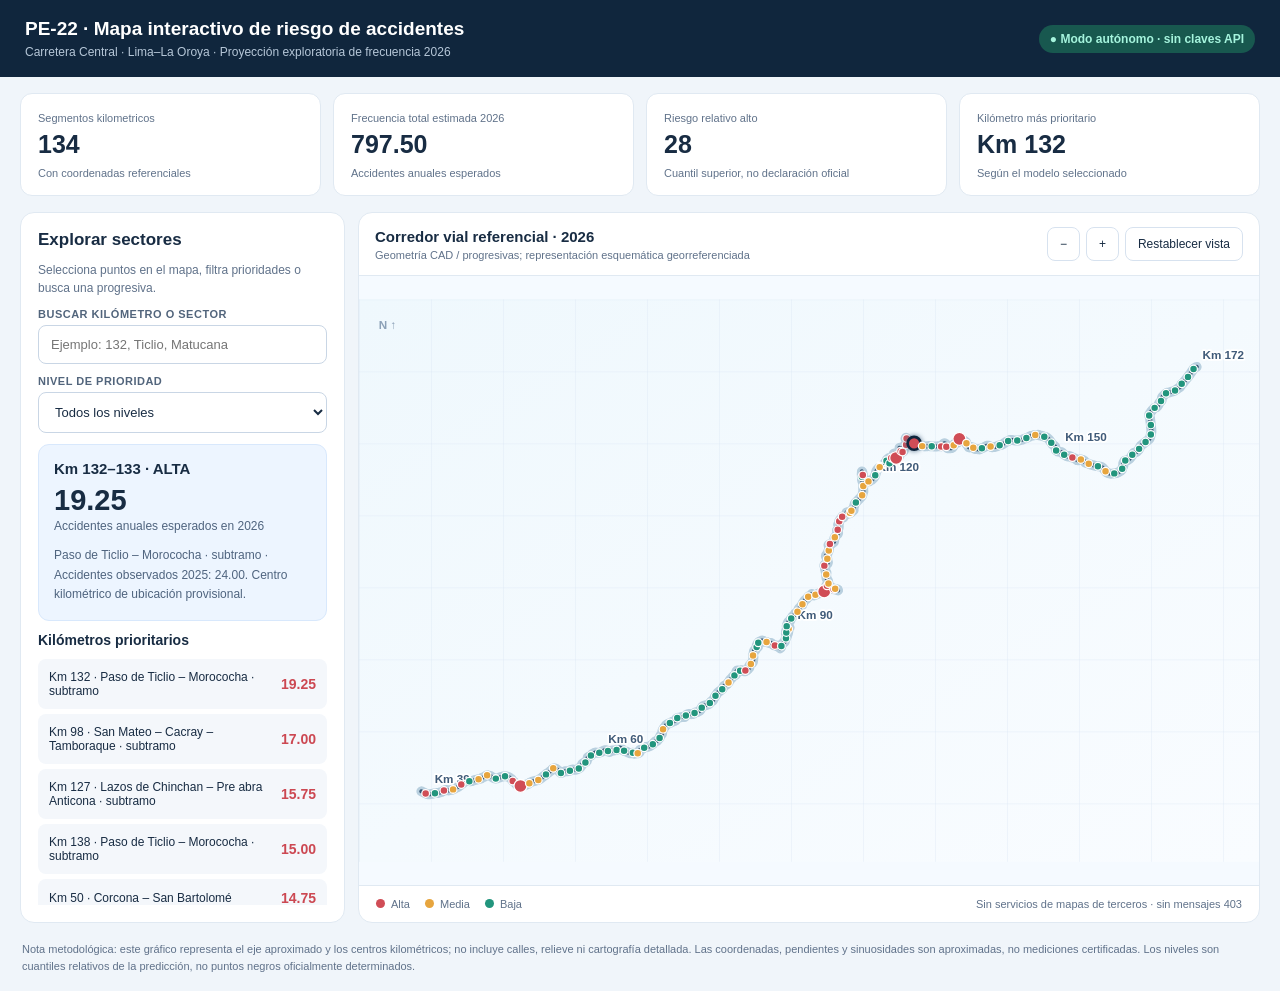
<file: public/resultados/mapa_interactivo_2026.html>
<!DOCTYPE html>
<html lang="es">
<head>
<meta charset="utf-8"><meta name="viewport" content="width=device-width,initial-scale=1">
<title>Mapa de riesgo vial 2026 | Carretera Central PE-22</title>
<style>
:root{--navy:#10263d;--blue:#2166b1;--ink:#182c43;--muted:#60728a;--paper:#f0f5fa;--line:#e0e9f2;--red:#d04d56;--amber:#e7a53e;--green:#22957d}
*{box-sizing:border-box}body{margin:0;font-family:Segoe UI,Arial,sans-serif;color:var(--ink);background:var(--paper)}
header{background:var(--navy);color:#fff;padding:18px 25px;display:flex;gap:16px;align-items:center;justify-content:space-between}
header h1{font-size:19px;margin:0;font-weight:740}header p{font-size:12px;color:#b6c7d8;margin:5px 0 0} .chip{padding:7px 11px;border-radius:18px;background:#18584f;color:#a5f4dd;font-weight:650;font-size:12px;white-space:nowrap}
.metrics{padding:16px 20px;display:grid;grid-template-columns:repeat(4,minmax(0,1fr));gap:12px}
.metric{border:1px solid var(--line);border-radius:12px;background:#fff;padding:14px 17px;min-height:78px}.metric b{display:block;font-size:25px;margin:4px 0}.metric small{font-size:11px;color:var(--muted)}
.layout{display:grid;grid-template-columns:325px minmax(0,1fr);gap:13px;padding:0 20px 18px}.side,.mapcard{background:white;border:1px solid var(--line);border-radius:14px;overflow:hidden}
.side{padding:17px;display:flex;flex-direction:column;gap:11px}.side h2{margin:0;font-size:17px}.side p{margin:0;color:var(--muted);font-size:12px;line-height:1.5}
label{display:block;font-size:11px;font-weight:bold;color:#52657c;margin-bottom:5px;text-transform:uppercase;letter-spacing:.5px}
input,select{width:100%;padding:11px 12px;border:1px solid #c9d6e5;border-radius:8px;background:#fff;color:var(--ink);font:inherit;font-size:13px}
button{font-family:inherit;font-size:12px;cursor:pointer;border:1px solid #d7e2ef;border-radius:8px;background:#fff;padding:9px 12px;color:var(--ink)}button:hover{background:#edf4fc}
.selected{border-radius:11px;padding:15px;background:#edf5ff;border:1px solid #d8e8fc}.selected h3{font-size:15px;margin:0 0 7px}.selected .big{font-size:29px;font-weight:800}.selected .meta{font-size:12px;color:#4f647f;line-height:1.65}
.ranks{overflow:auto;max-height:246px;display:flex;flex-direction:column;gap:5px}.rank{width:100%;text-align:left;display:flex;justify-content:space-between;align-items:center;gap:10px;padding:10px;border-radius:8px;background:#f4f7fb;border-color:transparent}.rank:hover{background:#e8f1fa}.rank span{font-size:12px}.rank strong{color:#cc4852;font-size:14px}.mapcard{display:flex;flex-direction:column;min-height:650px}.mapbar{display:flex;justify-content:space-between;align-items:center;gap:10px;padding:14px 16px;border-bottom:1px solid var(--line)}.mapbar h2{font-size:15px;margin:0}.mapbar small{display:block;font-size:11px;color:var(--muted);margin-top:4px}.buttons{display:flex;gap:6px;align-items:center}
.svgwrap{flex:1;position:relative;min-height:520px;background:#f5faff;overflow:hidden}svg{display:block;width:100%;height:100%;min-height:520px;touch-action:none;cursor:grab}svg.dragging{cursor:grabbing}
.gridline{stroke:#d9e6f3;stroke-width:.75}.axis-note{fill:#8ca1b7;font-size:13px;font-weight:600}.route-back{stroke:#b9d0df;stroke-width:11;stroke-linecap:round;stroke-linejoin:round;fill:none}.route{stroke:#355572;stroke-width:4.5;stroke-linecap:round;stroke-linejoin:round;fill:none}
.point{stroke:white;stroke-width:1.4;cursor:pointer;transition:stroke-width .1s}.point:hover,.point.active{stroke:#10263d;stroke-width:3;filter:drop-shadow(0 0 3px #59748f)}.risk-hi{fill:var(--red)}.risk-med{fill:var(--amber)}.risk-low{fill:var(--green)}.point.dim{opacity:.12}.km-label{fill:#405b79;paint-order:stroke;stroke:#fff;stroke-width:4;stroke-linejoin:round;font-size:13px;font-weight:700;pointer-events:none}
.mapfoot{padding:12px 17px;border-top:1px solid var(--line);display:flex;justify-content:space-between;gap:12px;align-items:center;flex-wrap:wrap;color:var(--muted);font-size:11px}.legend{display:flex;gap:15px;align-items:center;flex-wrap:wrap}.dot{display:inline-block;width:9px;height:9px;border-radius:50%;margin-right:6px}.note{padding:0 22px 17px;font-size:11px;color:var(--muted);line-height:1.5}
@media(max-width:960px){.metrics{grid-template-columns:repeat(2,1fr)}.layout{grid-template-columns:1fr}.mapcard{min-height:550px}.svgwrap,svg{min-height:460px}}@media(max-width:520px){.metrics{grid-template-columns:repeat(2,1fr);padding:10px}.layout{padding:0 10px 10px}header{padding:15px;align-items:flex-start}.chip{font-size:10px}.mapbar{flex-wrap:wrap}}
</style>
</head>
<body>
<header><div><h1>PE-22 · Mapa interactivo de riesgo de accidentes</h1><p>Carretera Central · Lima–La Oroya · Proyección exploratoria de frecuencia 2026</p></div><span class="chip">● Modo autónomo · sin claves API</span></header>
<section class="metrics"><div class="metric"><small>Segmentos kilometricos</small><b id="nseg">—</b><small>Con coordenadas referenciales</small></div><div class="metric"><small>Frecuencia total estimada 2026</small><b id="total">—</b><small>Accidentes anuales esperados</small></div><div class="metric"><small>Riesgo relativo alto</small><b id="high">—</b><small>Cuantil superior, no declaración oficial</small></div><div class="metric"><small>Kilómetro más prioritario</small><b id="firstkm">—</b><small>Según el modelo seleccionado</small></div></section>
<main class="layout"><aside class="side"><h2>Explorar sectores</h2><p>Selecciona puntos en el mapa, filtra prioridades o busca una progresiva.</p><div><label for="search">Buscar kilómetro o sector</label><input id="search" placeholder="Ejemplo: 132, Ticlio, Matucana" autocomplete="off"></div><div><label for="filter">Nivel de prioridad</label><select id="filter"><option value="TODOS">Todos los niveles</option><option value="ALTA">Alta (rojo)</option><option value="MEDIA">Media (ámbar)</option><option value="BAJA">Baja (verde)</option></select></div><div class="selected" id="details"><h3>Selecciona un punto</h3><div class="meta">El mapa incluye datos reales del procesamiento, pero su ubicación es aproximada y debe verificarse.</div></div><h2 style="font-size:14px">Kilómetros prioritarios</h2><div class="ranks" id="ranking"></div></aside>
<section class="mapcard"><div class="mapbar"><div><h2>Corredor vial referencial · 2026</h2><small>Geometría CAD / progresivas; representación esquemática georreferenciada</small></div><div class="buttons"><button type="button" id="zoomOut" title="Alejar">−</button><button type="button" id="zoomIn" title="Acercar">+</button><button type="button" id="reset">Restablecer vista</button></div></div>
<div class="svgwrap"><svg id="map" viewBox="0 0 1000 625" role="img" aria-label="Mapa vectorial del corredor con 134 puntos kilométricos por riesgo"><defs><linearGradient id="bg" x1="0" x2="1" y1="0" y2="1"><stop offset="0" stop-color="#eff8fd"/><stop offset="1" stop-color="#f9fcff"/></linearGradient><pattern id="grid" width="80" height="80" patternUnits="userSpaceOnUse"><path d="M 80 0 L 0 0 0 80" class="gridline" fill="none"/></pattern></defs><rect width="1000" height="625" fill="url(#bg)"/><rect width="1000" height="625" fill="url(#grid)"/>
<g id="mapContent"><polyline class="route-back" points="69.28,546.62 70.24,547.08 71.2,547.55 72.16,548.01 73.11,548.48 74.07,548.95 75.03,549.41 76.02,549.81 77.06,550.0 78.12,549.98 79.17,549.79 80.21,549.59 81.25,549.38 82.3,549.17 83.34,548.97 84.38,548.76 85.43,548.56 86.48,548.42 87.53,548.58 88.56,548.36 89.58,548.05 90.6,547.75 91.62,547.44 92.57,546.99 93.46,546.4 94.36,545.83 95.34,545.42 96.38,545.21 97.44,545.2 98.45,545.54 99.49,545.72 100.52,545.49 101.55,545.23 102.6,545.11 103.62,544.95 104.58,544.49 105.54,544.04 106.5,543.57 107.45,543.1 108.4,542.62 109.36,542.15 110.31,541.67 111.16,541.03 112.03,540.42 112.86,539.75 113.64,539.03 114.51,538.42 115.36,537.78 116.2,537.11 117.04,536.45 117.87,535.79 118.71,535.14 119.59,534.54 120.64,534.59 121.61,535.01 122.61,535.38 123.64,535.55 124.7,535.41 125.74,535.21 126.74,534.85 127.73,534.47 128.69,534.02 129.74,533.85 130.79,533.64 131.82,533.4 132.86,533.16 133.9,532.92 134.93,532.69 135.9,532.28 136.73,531.61 137.69,531.19 138.7,530.86 139.6,530.29 140.49,529.7 141.39,529.13 142.35,528.69 143.31,528.92 144.32,529.13 145.35,529.36 146.33,529.78 147.21,530.37 148.09,530.98 149.01,531.5 149.98,531.95 150.96,532.35 152.01,532.53 153.04,532.34 154.05,531.99 155.06,531.66 156.06,531.32 157.07,530.97 158.08,530.63 159.09,530.3 160.14,530.12 161.2,530.02 162.26,529.91 163.31,529.96 164.36,530.15 165.39,530.4 166.34,530.88 167.28,531.38 168.1,532.05 169.02,532.58 169.84,533.24 170.22,534.23 170.79,535.13 171.66,535.72 172.58,536.25 173.3,537.04 174.0,537.84 174.7,538.65 175.43,539.42 176.47,539.61 177.46,539.93 178.35,540.52 179.38,540.71 180.44,540.6 181.5,540.66 182.56,540.63 183.57,540.29 184.54,539.86 185.51,539.44 186.4,538.84 187.43,538.57 188.44,538.27 189.28,537.62 190.1,536.94 191.07,536.5 192.05,536.07 193.07,535.77 194.09,535.5 195.12,535.23 196.15,534.96 197.18,534.69 198.21,534.42 199.22,534.11 200.14,533.56 201.04,533.0 201.95,532.44 202.82,531.83 203.6,531.1 204.37,530.37 205.22,529.72 206.14,529.19 207.02,528.61 207.75,527.82 208.47,527.03 209.39,526.52 210.35,526.06 211.09,525.3 211.92,524.64 212.87,524.17 213.61,523.4 214.33,522.62 215.05,521.83 215.83,521.11 216.86,520.98 217.89,521.22 218.9,521.53 219.77,522.15 220.58,522.84 221.3,523.62 222.31,523.95 223.03,524.68 223.52,525.63 224.31,526.3 225.32,526.11 226.27,525.62 227.21,525.13 228.16,524.65 229.16,524.28 230.21,524.22 231.27,524.28 232.33,524.29 233.38,524.15 234.35,523.73 235.2,523.08 236.13,522.56 237.12,522.28 238.17,522.47 239.22,522.66 240.27,522.69 241.32,522.5 242.36,522.3 243.3,521.8 244.21,521.26 245.13,520.71 245.92,520.04 246.42,519.09 247.15,518.32 247.61,517.36 247.95,516.35 248.65,515.57 249.55,515.01 250.57,514.83 251.59,514.65 252.36,513.92 253.04,513.1 253.36,512.09 253.61,511.05 253.87,510.01 254.13,508.98 254.88,508.29 255.92,508.05 256.76,507.44 257.69,506.93 258.44,506.21 258.98,505.29 259.85,504.76 260.87,504.46 261.73,503.83 262.73,503.59 263.84,503.88 264.88,503.83 265.95,503.9 266.99,503.88 267.96,503.45 268.94,503.02 269.9,502.57 270.77,501.96 271.77,501.61 272.69,501.11 273.71,500.88 274.76,500.93 275.72,501.4 276.62,501.96 277.5,502.57 278.51,502.86 279.46,502.45 280.09,501.61 281.02,501.2 282.09,501.25 283.15,501.3 284.21,501.21 285.25,500.98 286.25,500.64 287.16,500.08 287.92,499.34 288.59,498.52 289.52,498.05 290.56,498.2 291.36,498.9 292.1,499.67 292.84,500.44 293.61,501.18 294.54,501.68 295.5,502.16 296.54,502.2 297.48,502.61 298.31,503.25 299.3,503.65 300.29,504.05 301.28,504.45 302.3,504.34 303.28,503.93 304.29,503.8 305.31,504.17 306.3,503.88 307.36,503.8 307.32,504.33 306.19,504.39 305.62,504.96 306.59,504.83 307.6,504.53 308.66,504.54 309.71,504.45 310.69,504.05 311.67,503.61 312.07,502.69 312.01,501.62 312.17,500.61 313.14,500.2 314.12,499.8 314.99,499.21 315.99,498.83 316.9,498.29 317.81,497.74 318.79,497.35 319.84,497.18 320.9,497.18 321.93,497.01 322.89,496.55 323.83,496.04 324.74,495.49 325.61,494.88 326.46,494.23 327.2,493.48 327.75,492.57 328.5,491.81 329.31,491.13 330.33,490.86 331.36,490.61 331.98,489.77 332.55,488.87 333.3,488.11 334.01,487.32 334.37,486.32 334.6,485.28 335.1,484.36 335.92,483.68 336.67,482.93 336.83,481.89 336.91,480.82 337.06,479.76 337.34,478.74 337.84,477.8 338.41,476.89 338.98,475.99 339.69,475.2 340.36,474.38 340.88,473.45 341.61,472.68 342.49,472.09 343.46,471.65 344.44,471.22 345.41,470.78 346.38,470.34 347.31,469.84 348.21,469.32 349.27,469.16 350.1,468.54 351.15,468.35 352.02,467.83 352.28,466.82 352.77,465.88 353.64,465.29 354.68,465.02 355.71,464.76 356.76,464.64 357.76,464.39 358.75,464.12 359.81,464.17 360.88,464.22 361.93,464.14 362.6,463.35 363.17,462.44 363.85,461.63 364.82,461.2 365.8,460.8 366.83,460.63 367.88,460.8 368.94,460.96 369.95,460.72 371.02,460.68 372.0,460.36 372.86,459.73 373.72,459.1 374.72,458.78 375.77,458.58 376.69,458.07 377.64,457.65 378.57,457.21 379.25,456.39 379.8,455.49 380.24,454.52 380.85,453.65 381.46,452.77 382.2,452.02 383.18,451.6 384.2,451.28 385.21,450.97 386.23,450.65 387.24,450.33 388.25,449.98 389.14,449.41 389.84,448.61 390.61,447.84 391.13,447.02 392.05,446.53 393.0,446.16 393.51,445.23 394.02,444.29 394.53,443.35 395.04,442.41 395.54,441.47 396.1,440.57 396.81,439.77 397.42,438.9 397.93,437.96 398.52,437.08 399.37,436.44 400.22,435.79 401.07,435.15 401.91,434.5 402.76,433.86 403.59,433.17 404.18,432.3 404.71,431.37 405.06,430.37 405.67,429.5 406.56,428.93 407.56,428.55 408.48,428.03 409.29,427.34 409.75,426.39 410.58,425.78 411.19,424.98 411.46,423.98 412.03,423.08 412.74,422.28 413.5,421.53 414.24,420.79 414.85,419.93 415.64,419.21 416.28,418.38 417.16,417.82 418.21,417.61 418.96,416.9 419.4,415.94 419.32,414.88 419.23,413.82 419.58,412.86 420.42,412.25 421.44,412.47 422.45,412.81 423.47,412.55 424.49,412.26 425.51,411.96 426.44,412.3 427.27,412.96 428.25,413.28 429.32,413.22 429.12,412.75 428.07,412.78 428.32,412.56 429.32,412.49 430.3,412.08 431.33,411.79 432.12,411.09 432.83,410.31 433.62,409.58 433.21,408.68 433.53,407.66 434.0,406.71 434.75,405.95 435.4,405.11 436.06,404.3 437.03,403.81 437.62,402.98 437.86,401.94 438.01,400.88 438.09,399.81 438.1,398.76 438.31,397.71 438.05,396.69 437.82,395.66 438.07,394.61 438.35,393.58 438.61,392.54 438.69,391.48 439.01,390.47 439.75,389.72 440.73,389.28 441.19,388.35 441.39,387.32 441.83,386.36 442.43,385.57 441.87,384.73 442.49,384.78 443.09,385.7 443.23,386.4 442.84,385.55 442.75,384.58 442.56,383.46 442.97,382.46 443.63,381.62 444.28,380.8 445.19,380.26 446.15,379.8 447.08,379.28 448.06,378.96 449.02,379.41 449.82,380.13 450.76,380.62 451.8,380.65 452.85,380.7 453.84,381.09 454.77,381.62 455.78,381.89 456.82,381.78 457.78,381.66 458.57,382.39 459.35,383.12 460.13,383.85 461.04,384.4 462.04,384.5 463.06,384.52 464.05,384.77 464.61,385.7 465.6,385.93 466.54,386.13 467.18,386.98 467.93,387.73 468.73,387.25 469.05,386.22 469.35,385.19 469.51,384.14 469.84,383.13 470.53,382.34 471.46,381.81 472.32,381.18 473.14,380.48 473.21,379.46 473.49,378.44 473.95,377.48 474.39,376.5 474.86,375.55 475.42,374.63 475.56,373.6 476.03,372.63 476.51,371.67 476.73,370.63 476.93,369.58 477.13,368.53 477.27,367.47 477.35,366.41 477.68,365.39 478.42,364.67 478.15,364.18 477.11,364.48 476.72,365.35 476.59,366.39 476.15,367.34 475.34,368.06 475.05,369.07 474.76,370.08 474.67,371.14 474.29,371.24 474.5,370.2 474.5,369.14 474.69,368.08 475.16,367.12 475.13,366.11 475.56,365.11 475.48,364.1 475.21,363.1 475.58,362.09 475.92,361.09 476.15,360.06 476.58,359.08 477.11,358.19 478.09,357.76 479.04,357.26 479.44,356.34 479.52,355.32 480.27,354.54 480.9,353.67 481.41,352.75 482.09,351.96 483.09,351.57 483.86,350.94 484.07,349.9 484.68,349.05 485.59,348.49 486.47,347.89 487.18,347.11 487.79,346.23 488.14,345.23 488.39,344.21 488.99,343.35 489.8,342.68 490.67,342.06 491.06,341.1 491.7,340.29 492.44,339.68 492.72,338.67 493.12,337.7 493.81,336.88 494.22,335.9 494.89,335.08 495.56,334.26 496.27,333.49 497.21,332.98 498.0,332.27 498.63,331.43 499.1,330.48 499.93,329.82 500.93,329.53 501.84,329.15 502.3,328.21 503.01,327.43 503.66,327.99 504.18,328.9 505.21,329.0 506.23,328.71 507.21,328.31 508.18,327.87 509.15,327.43 510.12,326.99 511.09,326.55 512.06,326.11 513.01,325.65 514.07,325.5 515.11,325.32 516.11,325.04 516.92,324.48 517.36,323.53 517.3,322.47 517.25,321.42 518.08,321.0 518.79,320.41 518.72,319.39 519.35,317.77 519.7,317.3 519.95,318.34 519.62,319.33 519.59,320.23 520.61,320.36 521.67,320.48 522.69,320.32 523.71,320.53 524.46,321.26 525.25,321.87 526.29,321.92 527.33,322.19 528.38,322.36 529.41,322.29 530.42,322.62 531.38,323.05 532.34,323.45 532.11,322.57 531.14,322.16 530.11,321.89 529.08,321.62 528.04,321.43 526.99,321.25 525.93,321.05 525.14,320.38 524.47,319.58 523.5,319.13 522.52,318.72 521.86,317.86 521.75,316.79 521.64,315.73 521.51,314.67 521.32,313.61 521.1,312.72 520.61,311.78 519.88,311.0 519.48,310.01 519.29,308.84 519.29,307.77 519.05,306.74 519.15,305.69 519.29,304.64 519.42,303.75 518.84,302.85 518.28,301.84 518.05,300.79 517.8,299.79 518.17,298.76 517.97,297.9 517.39,296.99 517.05,295.87 517.34,294.83 518.08,294.15 519.15,294.12 520.21,294.13 520.77,293.26 521.04,292.23 520.77,291.38 520.25,290.34 520.45,289.27 520.39,288.21 520.05,287.37 519.37,286.54 518.72,285.54 518.95,284.56 519.57,283.69 520.19,282.82 520.8,281.95 521.05,280.97 521.38,279.99 521.96,279.09 522.11,278.05 522.16,276.98 522.22,275.91 522.27,274.84 522.13,273.94 521.65,272.98 522.13,272.87 522.65,273.68 522.66,272.75 523.22,271.88 524.25,271.59 525.28,271.31 526.16,270.73 527.04,270.11 527.86,269.43 528.02,268.42 528.01,267.35 528.05,266.28 528.26,265.24 528.68,264.27 529.56,263.66 529.97,262.72 530.38,261.81 531.28,261.26 532.05,260.52 532.39,259.57 532.21,258.7 531.58,257.82 531.11,256.75 531.9,256.11 532.39,255.2 532.87,254.24 533.05,253.2 533.11,252.14 532.74,251.32 532.36,250.27 533.2,249.61 533.23,248.58 533.25,247.52 533.6,246.51 534.03,245.53 534.65,244.68 535.41,243.93 536.19,243.22 537.16,242.81 538.17,242.62 538.7,241.84 538.63,241.74 537.82,241.99 536.86,241.56 537.19,241.36 538.13,241.48 539.12,241.08 539.82,240.27 540.72,239.48 541.54,238.81 542.53,238.43 543.56,238.16 544.59,237.9 545.63,237.66 546.5,237.08 547.23,236.3 547.99,235.56 548.82,234.89 549.6,234.3 548.78,234.66 547.97,235.36 547.08,235.9 546.37,236.69 545.43,237.16 544.37,237.11 543.35,236.82 542.34,237.01 541.78,236.66 542.81,236.51 543.84,236.68 544.89,236.83 545.88,236.53 546.5,235.66 547.12,234.8 547.88,234.07 548.47,233.18 549.2,232.4 549.64,231.47 549.85,230.44 550.25,229.45 550.45,228.4 550.76,227.38 551.33,226.49 552.06,225.71 552.79,224.93 553.52,224.16 554.26,223.38 555.0,222.62 555.75,221.86 556.48,221.09 557.21,220.31 557.95,219.54 558.64,218.77 559.08,217.79 559.51,216.82 559.69,215.77 559.97,214.74 560.42,213.77 560.4,212.7 560.26,211.65 560.22,210.58 560.24,209.51 560.28,208.44 560.32,207.37 560.46,206.31 560.49,205.24 560.46,204.18 559.82,203.35 559.42,202.37 559.11,201.35 558.84,200.31 559.01,199.27 558.97,198.21 558.78,197.16 558.68,196.1 558.64,195.03 558.57,193.98 558.86,192.97 558.7,191.96 558.75,191.16 559.31,191.99 559.48,193.05 559.62,194.11 559.79,195.16 560.16,196.16 560.46,197.19 560.86,198.17 561.17,199.19 561.86,200.0 562.53,200.82 563.11,201.72 563.98,202.13 565.03,202.16 566.09,202.26 567.12,202.1 568.02,201.52 568.88,200.91 569.83,200.43 570.63,199.73 571.38,198.99 572.11,198.23 572.71,197.35 573.28,196.44 573.63,195.44 573.92,194.41 574.16,193.36 574.4,192.32 574.68,191.29 575.12,190.32 575.71,189.43 576.32,188.57 577.24,188.04 577.78,187.13 578.53,186.42 579.46,185.9 580.41,185.42 581.28,184.83 582.07,184.12 582.87,183.41 583.66,182.7 584.46,181.99 585.06,181.11 585.66,180.22 586.09,179.25 586.52,178.27 587.25,177.52 588.08,176.85 588.87,176.16 589.24,176.96 589.11,178.02 589.17,179.07 589.5,180.08 589.52,181.15 589.41,182.2 589.07,183.21 589.27,183.95 589.58,182.99 589.96,181.99 590.37,181.01 590.26,179.99 590.2,178.93 590.72,178.22 591.17,177.33 591.4,176.29 592.3,175.96 593.28,175.64 593.9,174.83 593.58,173.83 594.06,173.35 594.35,174.38 594.35,175.4 593.94,176.27 594.61,175.71 594.96,174.7 595.09,173.66 594.84,172.62 594.11,171.86 594.45,171.33 595.01,172.23 595.49,173.19 595.91,174.17 595.76,175.18 595.83,176.15 596.86,176.27 597.91,176.14 598.93,175.85 599.73,175.29 600.01,174.27 600.58,173.42 600.29,172.39 600.67,171.45 601.32,170.6 601.89,169.7 601.86,168.65 601.65,167.61 601.42,166.56 600.8,165.74 600.62,164.92 601.31,165.59 601.89,166.48 602.41,167.39 602.59,168.47 602.91,169.47 603.94,169.59 604.85,169.11 605.36,168.22 605.07,167.21 604.66,166.22 604.66,165.18 604.99,164.16 605.67,163.35 606.17,162.42 606.88,161.69 607.92,161.5 608.47,160.66 608.69,159.61 609.01,158.6 609.54,157.7 609.65,156.64 609.07,155.77 608.17,155.2 607.32,154.57 607.75,153.81 608.42,154.55 609.11,155.32 609.99,155.93 610.65,156.75 611.25,157.63 612.25,157.93 613.3,158.09 614.35,158.25 615.4,158.43 616.24,159.07 616.79,159.92 616.68,160.93 617.54,161.55 618.58,161.7 619.64,161.8 620.69,161.95 621.74,162.11 622.72,162.52 623.68,162.96 624.74,163.04 625.8,163.08 626.86,163.12 627.91,163.24 628.96,163.43 630.02,163.36 631.08,163.25 632.13,163.11 633.18,162.97 634.24,163.05 635.28,163.25 636.34,163.33 637.4,163.39 638.46,163.44 639.52,163.46 640.57,163.58 641.62,163.49 642.68,163.34 643.73,163.18 644.78,163.12 645.82,163.34 646.86,163.44 647.75,162.87 648.49,162.12 648.78,161.1 649.54,160.39 650.43,159.82 651.37,160.19 652.24,160.81 652.41,161.77 652.28,162.78 652.62,163.79 653.19,164.69 653.97,165.38 655.03,165.45 656.09,165.43 657.15,165.42 658.2,165.32 659.17,164.89 659.84,164.08 660.42,163.18 660.82,162.2 661.44,161.33 661.71,160.31 662.66,159.86 663.66,159.49 664.7,159.35 665.5,158.83 665.83,157.81 666.0,156.75 666.41,155.79 667.09,154.97 667.74,154.12 668.52,154.63 669.38,155.24 670.3,155.78 671.19,156.35 672.06,156.98 672.92,157.6 673.82,158.17 674.61,158.86 674.95,159.87 675.16,160.92 675.71,161.79 676.58,162.39 676.96,163.38 677.49,164.29 678.5,164.55 679.54,164.35 680.57,164.1 681.59,164.34 682.55,164.8 683.23,165.6 684.19,166.07 685.17,166.45 686.22,166.32 687.27,166.48 688.32,166.65 689.36,166.83 690.33,166.45 691.13,165.75 692.1,165.37 693.14,165.19 694.07,164.67 694.99,164.14 695.89,163.57 696.7,162.88 697.72,162.62 698.77,162.53 699.8,162.8 700.8,163.16 701.77,163.6 702.73,164.05 703.74,164.33 704.8,164.25 705.86,164.17 706.9,163.98 707.91,163.63 708.91,163.29 709.88,162.87 710.82,162.36 711.84,162.08 712.89,161.93 713.94,161.76 714.87,161.26 715.73,160.63 716.58,160.0 717.44,159.36 718.32,158.77 719.28,158.3 720.26,157.9 721.24,157.5 722.13,156.91 723.02,156.34 724.06,156.25 725.13,156.27 726.19,156.31 727.23,156.53 728.26,156.79 729.31,156.92 730.37,156.85 731.42,156.78 732.48,156.86 733.54,156.83 734.58,156.6 735.61,156.35 736.64,156.09 737.62,155.68 738.57,155.2 739.53,154.76 740.54,154.43 741.55,154.1 742.54,153.71 743.51,153.28 744.47,152.81 745.39,152.28 746.31,151.75 747.29,151.38 748.36,151.37 749.39,151.18 750.37,150.76 751.42,150.64 752.47,150.73 753.48,150.62 754.44,150.29 755.36,150.84 756.33,151.26 757.37,151.44 758.42,151.59 759.45,151.87 760.45,152.22 761.45,152.58 762.46,152.91 763.5,153.15 764.43,153.61 765.23,154.32 766.03,155.02 766.76,155.8 767.41,156.64 768.04,157.51 768.63,158.4 769.21,159.29 769.83,160.16 770.52,160.98 771.29,161.7 772.14,162.35 772.98,163.0 773.61,163.83 773.93,164.85 774.14,165.89 774.16,166.96 774.62,167.88 775.52,168.46 776.41,169.03 777.44,169.28 778.49,169.41 779.55,169.54 780.57,169.8 781.51,170.29 782.06,171.14 782.67,171.97 783.56,172.56 784.44,173.15 785.33,173.74 786.22,174.33 787.23,174.53 788.13,173.99 789.18,174.05 790.23,174.14 791.0,174.82 791.59,175.66 792.64,175.83 793.69,175.98 794.63,176.42 795.59,176.71 796.33,177.48 797.21,178.07 798.06,178.71 799.1,178.83 800.07,178.45 801.01,177.95 802.06,177.83 803.1,178.03 804.1,178.39 804.91,179.06 805.88,179.47 806.54,180.31 806.89,181.3 807.81,181.79 808.83,182.06 809.88,182.18 810.81,182.7 811.77,183.15 812.78,183.5 813.78,183.84 814.81,184.1 815.86,184.3 816.87,184.63 817.87,184.99 818.89,185.26 819.95,185.35 821.01,185.42 822.07,185.48 823.1,185.72 824.12,186.02 825.14,186.35 826.05,186.88 826.79,187.65 827.46,188.47 828.14,189.3 828.82,190.12 829.49,190.95 830.16,191.78 830.9,192.54 831.9,192.89 832.92,193.21 833.93,193.52 834.97,193.75 836.03,193.72 837.08,193.6 838.14,193.48 839.2,193.37 840.25,193.25 841.3,193.1 842.32,192.81 843.28,192.35 844.19,191.8 845.11,191.25 846.02,190.7 846.92,190.13 847.57,189.3 847.99,188.32 848.19,187.27 848.58,186.29 849.12,185.37 849.45,184.37 849.21,183.33 849.12,182.29 849.54,181.31 850.02,180.36 850.5,179.41 851.44,179.01 852.5,179.03 853.54,178.91 854.42,178.31 855.3,177.73 856.2,177.16 856.88,176.35 857.56,175.52 858.2,174.67 858.79,173.78 859.2,172.79 859.71,171.86 860.42,171.07 861.2,170.33 862.22,170.2 863.25,170.0 864.1,169.38 864.88,168.66 865.66,167.93 866.31,167.09 866.8,166.14 867.3,165.2 867.8,164.26 868.3,163.31 868.95,162.47 869.77,161.79 870.61,161.13 871.45,160.47 872.29,159.82 873.13,159.17 873.96,158.5 874.81,157.86 875.65,157.2 876.49,156.55 877.33,155.89 878.09,155.15 878.66,154.26 878.99,153.24 879.27,152.21 879.54,151.17 879.81,150.14 880.07,149.1 880.32,148.06 880.45,147.0 880.46,145.93 880.38,144.86 880.28,143.8 880.16,142.74 880.04,141.67 879.92,140.61 879.8,139.55 879.7,138.48 879.58,137.42 879.47,136.35 879.35,135.29 879.22,134.23 879.1,133.17 878.98,132.1 878.71,131.07 878.33,130.07 877.99,129.06 878.09,128.0 878.62,127.08 879.2,126.18 879.77,125.28 880.35,124.38 881.02,123.56 881.76,122.79 882.5,122.02 883.23,121.25 884.06,120.59 885.06,120.22 886.02,119.78 886.84,119.1 887.56,118.32 888.15,117.43 888.64,116.49 889.12,115.53 889.7,114.64 890.41,113.85 891.13,113.05 891.78,112.22 891.97,111.17 892.13,110.12 892.33,109.06 892.84,108.13 893.58,107.37 894.35,106.64 895.13,105.91 895.91,105.17 896.69,104.45 897.61,103.96 898.65,103.74 899.7,103.54 900.73,103.3 901.75,103.0 902.77,102.69 903.78,102.38 904.81,102.08 905.79,101.69 906.72,101.18 907.62,100.61 908.51,100.03 909.4,99.43 910.26,98.81 911.13,98.19 911.99,97.56 912.68,96.76 913.28,95.88 913.67,94.89 914.11,93.88 915.01,93.4 915.93,92.89 916.39,91.93 917.04,91.09 917.72,90.27 918.39,89.44 919.07,88.62 919.76,87.8 920.43,86.98 921.11,86.15 921.74,85.29 922.35,84.42 922.97,83.55 923.64,82.71 924.24,81.83 924.83,80.94 925.44,80.07 926.05,79.19 926.66,78.32 927.26,77.43 928.0,76.67 928.87,76.05 929.79,75.52 930.72,75.0"/><polyline class="route" points="69.28,546.62 70.24,547.08 71.2,547.55 72.16,548.01 73.11,548.48 74.07,548.95 75.03,549.41 76.02,549.81 77.06,550.0 78.12,549.98 79.17,549.79 80.21,549.59 81.25,549.38 82.3,549.17 83.34,548.97 84.38,548.76 85.43,548.56 86.48,548.42 87.53,548.58 88.56,548.36 89.58,548.05 90.6,547.75 91.62,547.44 92.57,546.99 93.46,546.4 94.36,545.83 95.34,545.42 96.38,545.21 97.44,545.2 98.45,545.54 99.49,545.72 100.52,545.49 101.55,545.23 102.6,545.11 103.62,544.95 104.58,544.49 105.54,544.04 106.5,543.57 107.45,543.1 108.4,542.62 109.36,542.15 110.31,541.67 111.16,541.03 112.03,540.42 112.86,539.75 113.64,539.03 114.51,538.42 115.36,537.78 116.2,537.11 117.04,536.45 117.87,535.79 118.71,535.14 119.59,534.54 120.64,534.59 121.61,535.01 122.61,535.38 123.64,535.55 124.7,535.41 125.74,535.21 126.74,534.85 127.73,534.47 128.69,534.02 129.74,533.85 130.79,533.64 131.82,533.4 132.86,533.16 133.9,532.92 134.93,532.69 135.9,532.28 136.73,531.61 137.69,531.19 138.7,530.86 139.6,530.29 140.49,529.7 141.39,529.13 142.35,528.69 143.31,528.92 144.32,529.13 145.35,529.36 146.33,529.78 147.21,530.37 148.09,530.98 149.01,531.5 149.98,531.95 150.96,532.35 152.01,532.53 153.04,532.34 154.05,531.99 155.06,531.66 156.06,531.32 157.07,530.97 158.08,530.63 159.09,530.3 160.14,530.12 161.2,530.02 162.26,529.91 163.31,529.96 164.36,530.15 165.39,530.4 166.34,530.88 167.28,531.38 168.1,532.05 169.02,532.58 169.84,533.24 170.22,534.23 170.79,535.13 171.66,535.72 172.58,536.25 173.3,537.04 174.0,537.84 174.7,538.65 175.43,539.42 176.47,539.61 177.46,539.93 178.35,540.52 179.38,540.71 180.44,540.6 181.5,540.66 182.56,540.63 183.57,540.29 184.54,539.86 185.51,539.44 186.4,538.84 187.43,538.57 188.44,538.27 189.28,537.62 190.1,536.94 191.07,536.5 192.05,536.07 193.07,535.77 194.09,535.5 195.12,535.23 196.15,534.96 197.18,534.69 198.21,534.42 199.22,534.11 200.14,533.56 201.04,533.0 201.95,532.44 202.82,531.83 203.6,531.1 204.37,530.37 205.22,529.72 206.14,529.19 207.02,528.61 207.75,527.82 208.47,527.03 209.39,526.52 210.35,526.06 211.09,525.3 211.92,524.64 212.87,524.17 213.61,523.4 214.33,522.62 215.05,521.83 215.83,521.11 216.86,520.98 217.89,521.22 218.9,521.53 219.77,522.15 220.58,522.84 221.3,523.62 222.31,523.95 223.03,524.68 223.52,525.63 224.31,526.3 225.32,526.11 226.27,525.62 227.21,525.13 228.16,524.65 229.16,524.28 230.21,524.22 231.27,524.28 232.33,524.29 233.38,524.15 234.35,523.73 235.2,523.08 236.13,522.56 237.12,522.28 238.17,522.47 239.22,522.66 240.27,522.69 241.32,522.5 242.36,522.3 243.3,521.8 244.21,521.26 245.13,520.71 245.92,520.04 246.42,519.09 247.15,518.32 247.61,517.36 247.95,516.35 248.65,515.57 249.55,515.01 250.57,514.83 251.59,514.65 252.36,513.92 253.04,513.1 253.36,512.09 253.61,511.05 253.87,510.01 254.13,508.98 254.88,508.29 255.92,508.05 256.76,507.44 257.69,506.93 258.44,506.21 258.98,505.29 259.85,504.76 260.87,504.46 261.73,503.83 262.73,503.59 263.84,503.88 264.88,503.83 265.95,503.9 266.99,503.88 267.96,503.45 268.94,503.02 269.9,502.57 270.77,501.96 271.77,501.61 272.69,501.11 273.71,500.88 274.76,500.93 275.72,501.4 276.62,501.96 277.5,502.57 278.51,502.86 279.46,502.45 280.09,501.61 281.02,501.2 282.09,501.25 283.15,501.3 284.21,501.21 285.25,500.98 286.25,500.64 287.16,500.08 287.92,499.34 288.59,498.52 289.52,498.05 290.56,498.2 291.36,498.9 292.1,499.67 292.84,500.44 293.61,501.18 294.54,501.68 295.5,502.16 296.54,502.2 297.48,502.61 298.31,503.25 299.3,503.65 300.29,504.05 301.28,504.45 302.3,504.34 303.28,503.93 304.29,503.8 305.31,504.17 306.3,503.88 307.36,503.8 307.32,504.33 306.19,504.39 305.62,504.96 306.59,504.83 307.6,504.53 308.66,504.54 309.71,504.45 310.69,504.05 311.67,503.61 312.07,502.69 312.01,501.62 312.17,500.61 313.14,500.2 314.12,499.8 314.99,499.21 315.99,498.83 316.9,498.29 317.81,497.74 318.79,497.35 319.84,497.18 320.9,497.18 321.93,497.01 322.89,496.55 323.83,496.04 324.74,495.49 325.61,494.88 326.46,494.23 327.2,493.48 327.75,492.57 328.5,491.81 329.31,491.13 330.33,490.86 331.36,490.61 331.98,489.77 332.55,488.87 333.3,488.11 334.01,487.32 334.37,486.32 334.6,485.28 335.1,484.36 335.92,483.68 336.67,482.93 336.83,481.89 336.91,480.82 337.06,479.76 337.34,478.74 337.84,477.8 338.41,476.89 338.98,475.99 339.69,475.2 340.36,474.38 340.88,473.45 341.61,472.68 342.49,472.09 343.46,471.65 344.44,471.22 345.41,470.78 346.38,470.34 347.31,469.84 348.21,469.32 349.27,469.16 350.1,468.54 351.15,468.35 352.02,467.83 352.28,466.82 352.77,465.88 353.64,465.29 354.68,465.02 355.71,464.76 356.76,464.64 357.76,464.39 358.75,464.12 359.81,464.17 360.88,464.22 361.93,464.14 362.6,463.35 363.17,462.44 363.85,461.63 364.82,461.2 365.8,460.8 366.83,460.63 367.88,460.8 368.94,460.96 369.95,460.72 371.02,460.68 372.0,460.36 372.86,459.73 373.72,459.1 374.72,458.78 375.77,458.58 376.69,458.07 377.64,457.65 378.57,457.21 379.25,456.39 379.8,455.49 380.24,454.52 380.85,453.65 381.46,452.77 382.2,452.02 383.18,451.6 384.2,451.28 385.21,450.97 386.23,450.65 387.24,450.33 388.25,449.98 389.14,449.41 389.84,448.61 390.61,447.84 391.13,447.02 392.05,446.53 393.0,446.16 393.51,445.23 394.02,444.29 394.53,443.35 395.04,442.41 395.54,441.47 396.1,440.57 396.81,439.77 397.42,438.9 397.93,437.96 398.52,437.08 399.37,436.44 400.22,435.79 401.07,435.15 401.91,434.5 402.76,433.86 403.59,433.17 404.18,432.3 404.71,431.37 405.06,430.37 405.67,429.5 406.56,428.93 407.56,428.55 408.48,428.03 409.29,427.34 409.75,426.39 410.58,425.78 411.19,424.98 411.46,423.98 412.03,423.08 412.74,422.28 413.5,421.53 414.24,420.79 414.85,419.93 415.64,419.21 416.28,418.38 417.16,417.82 418.21,417.61 418.96,416.9 419.4,415.94 419.32,414.88 419.23,413.82 419.58,412.86 420.42,412.25 421.44,412.47 422.45,412.81 423.47,412.55 424.49,412.26 425.51,411.96 426.44,412.3 427.27,412.96 428.25,413.28 429.32,413.22 429.12,412.75 428.07,412.78 428.32,412.56 429.32,412.49 430.3,412.08 431.33,411.79 432.12,411.09 432.83,410.31 433.62,409.58 433.21,408.68 433.53,407.66 434.0,406.71 434.75,405.95 435.4,405.11 436.06,404.3 437.03,403.81 437.62,402.98 437.86,401.94 438.01,400.88 438.09,399.81 438.1,398.76 438.31,397.71 438.05,396.69 437.82,395.66 438.07,394.61 438.35,393.58 438.61,392.54 438.69,391.48 439.01,390.47 439.75,389.72 440.73,389.28 441.19,388.35 441.39,387.32 441.83,386.36 442.43,385.57 441.87,384.73 442.49,384.78 443.09,385.7 443.23,386.4 442.84,385.55 442.75,384.58 442.56,383.46 442.97,382.46 443.63,381.62 444.28,380.8 445.19,380.26 446.15,379.8 447.08,379.28 448.06,378.96 449.02,379.41 449.82,380.13 450.76,380.62 451.8,380.65 452.85,380.7 453.84,381.09 454.77,381.62 455.78,381.89 456.82,381.78 457.78,381.66 458.57,382.39 459.35,383.12 460.13,383.85 461.04,384.4 462.04,384.5 463.06,384.52 464.05,384.77 464.61,385.7 465.6,385.93 466.54,386.13 467.18,386.98 467.93,387.73 468.73,387.25 469.05,386.22 469.35,385.19 469.51,384.14 469.84,383.13 470.53,382.34 471.46,381.81 472.32,381.18 473.14,380.48 473.21,379.46 473.49,378.44 473.95,377.48 474.39,376.5 474.86,375.55 475.42,374.63 475.56,373.6 476.03,372.63 476.51,371.67 476.73,370.63 476.93,369.58 477.13,368.53 477.27,367.47 477.35,366.41 477.68,365.39 478.42,364.67 478.15,364.18 477.11,364.48 476.72,365.35 476.59,366.39 476.15,367.34 475.34,368.06 475.05,369.07 474.76,370.08 474.67,371.14 474.29,371.24 474.5,370.2 474.5,369.14 474.69,368.08 475.16,367.12 475.13,366.11 475.56,365.11 475.48,364.1 475.21,363.1 475.58,362.09 475.92,361.09 476.15,360.06 476.58,359.08 477.11,358.19 478.09,357.76 479.04,357.26 479.44,356.34 479.52,355.32 480.27,354.54 480.9,353.67 481.41,352.75 482.09,351.96 483.09,351.57 483.86,350.94 484.07,349.9 484.68,349.05 485.59,348.49 486.47,347.89 487.18,347.11 487.79,346.23 488.14,345.23 488.39,344.21 488.99,343.35 489.8,342.68 490.67,342.06 491.06,341.1 491.7,340.29 492.44,339.68 492.72,338.67 493.12,337.7 493.81,336.88 494.22,335.9 494.89,335.08 495.56,334.26 496.27,333.49 497.21,332.98 498.0,332.27 498.63,331.43 499.1,330.48 499.93,329.82 500.93,329.53 501.84,329.15 502.3,328.21 503.01,327.43 503.66,327.99 504.18,328.9 505.21,329.0 506.23,328.71 507.21,328.31 508.18,327.87 509.15,327.43 510.12,326.99 511.09,326.55 512.06,326.11 513.01,325.65 514.07,325.5 515.11,325.32 516.11,325.04 516.92,324.48 517.36,323.53 517.3,322.47 517.25,321.42 518.08,321.0 518.79,320.41 518.72,319.39 519.35,317.77 519.7,317.3 519.95,318.34 519.62,319.33 519.59,320.23 520.61,320.36 521.67,320.48 522.69,320.32 523.71,320.53 524.46,321.26 525.25,321.87 526.29,321.92 527.33,322.19 528.38,322.36 529.41,322.29 530.42,322.62 531.38,323.05 532.34,323.45 532.11,322.57 531.14,322.16 530.11,321.89 529.08,321.62 528.04,321.43 526.99,321.25 525.93,321.05 525.14,320.38 524.47,319.58 523.5,319.13 522.52,318.72 521.86,317.86 521.75,316.79 521.64,315.73 521.51,314.67 521.32,313.61 521.1,312.72 520.61,311.78 519.88,311.0 519.48,310.01 519.29,308.84 519.29,307.77 519.05,306.74 519.15,305.69 519.29,304.64 519.42,303.75 518.84,302.85 518.28,301.84 518.05,300.79 517.8,299.79 518.17,298.76 517.97,297.9 517.39,296.99 517.05,295.87 517.34,294.83 518.08,294.15 519.15,294.12 520.21,294.13 520.77,293.26 521.04,292.23 520.77,291.38 520.25,290.34 520.45,289.27 520.39,288.21 520.05,287.37 519.37,286.54 518.72,285.54 518.95,284.56 519.57,283.69 520.19,282.82 520.8,281.95 521.05,280.97 521.38,279.99 521.96,279.09 522.11,278.05 522.16,276.98 522.22,275.91 522.27,274.84 522.13,273.94 521.65,272.98 522.13,272.87 522.65,273.68 522.66,272.75 523.22,271.88 524.25,271.59 525.28,271.31 526.16,270.73 527.04,270.11 527.86,269.43 528.02,268.42 528.01,267.35 528.05,266.28 528.26,265.24 528.68,264.27 529.56,263.66 529.97,262.72 530.38,261.81 531.28,261.26 532.05,260.52 532.39,259.57 532.21,258.7 531.58,257.82 531.11,256.75 531.9,256.11 532.39,255.2 532.87,254.24 533.05,253.2 533.11,252.14 532.74,251.32 532.36,250.27 533.2,249.61 533.23,248.58 533.25,247.52 533.6,246.51 534.03,245.53 534.65,244.68 535.41,243.93 536.19,243.22 537.16,242.81 538.17,242.62 538.7,241.84 538.63,241.74 537.82,241.99 536.86,241.56 537.19,241.36 538.13,241.48 539.12,241.08 539.82,240.27 540.72,239.48 541.54,238.81 542.53,238.43 543.56,238.16 544.59,237.9 545.63,237.66 546.5,237.08 547.23,236.3 547.99,235.56 548.82,234.89 549.6,234.3 548.78,234.66 547.97,235.36 547.08,235.9 546.37,236.69 545.43,237.16 544.37,237.11 543.35,236.82 542.34,237.01 541.78,236.66 542.81,236.51 543.84,236.68 544.89,236.83 545.88,236.53 546.5,235.66 547.12,234.8 547.88,234.07 548.47,233.18 549.2,232.4 549.64,231.47 549.85,230.44 550.25,229.45 550.45,228.4 550.76,227.38 551.33,226.49 552.06,225.71 552.79,224.93 553.52,224.16 554.26,223.38 555.0,222.62 555.75,221.86 556.48,221.09 557.21,220.31 557.95,219.54 558.64,218.77 559.08,217.79 559.51,216.82 559.69,215.77 559.97,214.74 560.42,213.77 560.4,212.7 560.26,211.65 560.22,210.58 560.24,209.51 560.28,208.44 560.32,207.37 560.46,206.31 560.49,205.24 560.46,204.18 559.82,203.35 559.42,202.37 559.11,201.35 558.84,200.31 559.01,199.27 558.97,198.21 558.78,197.16 558.68,196.1 558.64,195.03 558.57,193.98 558.86,192.97 558.7,191.96 558.75,191.16 559.31,191.99 559.48,193.05 559.62,194.11 559.79,195.16 560.16,196.16 560.46,197.19 560.86,198.17 561.17,199.19 561.86,200.0 562.53,200.82 563.11,201.72 563.98,202.13 565.03,202.16 566.09,202.26 567.12,202.1 568.02,201.52 568.88,200.91 569.83,200.43 570.63,199.73 571.38,198.99 572.11,198.23 572.71,197.35 573.28,196.44 573.63,195.44 573.92,194.41 574.16,193.36 574.4,192.32 574.68,191.29 575.12,190.32 575.71,189.43 576.32,188.57 577.24,188.04 577.78,187.13 578.53,186.42 579.46,185.9 580.41,185.42 581.28,184.83 582.07,184.12 582.87,183.41 583.66,182.7 584.46,181.99 585.06,181.11 585.66,180.22 586.09,179.25 586.52,178.27 587.25,177.52 588.08,176.85 588.87,176.16 589.24,176.96 589.11,178.02 589.17,179.07 589.5,180.08 589.52,181.15 589.41,182.2 589.07,183.21 589.27,183.95 589.58,182.99 589.96,181.99 590.37,181.01 590.26,179.99 590.2,178.93 590.72,178.22 591.17,177.33 591.4,176.29 592.3,175.96 593.28,175.64 593.9,174.83 593.58,173.83 594.06,173.35 594.35,174.38 594.35,175.4 593.94,176.27 594.61,175.71 594.96,174.7 595.09,173.66 594.84,172.62 594.11,171.86 594.45,171.33 595.01,172.23 595.49,173.19 595.91,174.17 595.76,175.18 595.83,176.15 596.86,176.27 597.91,176.14 598.93,175.85 599.73,175.29 600.01,174.27 600.58,173.42 600.29,172.39 600.67,171.45 601.32,170.6 601.89,169.7 601.86,168.65 601.65,167.61 601.42,166.56 600.8,165.74 600.62,164.92 601.31,165.59 601.89,166.48 602.41,167.39 602.59,168.47 602.91,169.47 603.94,169.59 604.85,169.11 605.36,168.22 605.07,167.21 604.66,166.22 604.66,165.18 604.99,164.16 605.67,163.35 606.17,162.42 606.88,161.69 607.92,161.5 608.47,160.66 608.69,159.61 609.01,158.6 609.54,157.7 609.65,156.64 609.07,155.77 608.17,155.2 607.32,154.57 607.75,153.81 608.42,154.55 609.11,155.32 609.99,155.93 610.65,156.75 611.25,157.63 612.25,157.93 613.3,158.09 614.35,158.25 615.4,158.43 616.24,159.07 616.79,159.92 616.68,160.93 617.54,161.55 618.58,161.7 619.64,161.8 620.69,161.95 621.74,162.11 622.72,162.52 623.68,162.96 624.74,163.04 625.8,163.08 626.86,163.12 627.91,163.24 628.96,163.43 630.02,163.36 631.08,163.25 632.13,163.11 633.18,162.97 634.24,163.05 635.28,163.25 636.34,163.33 637.4,163.39 638.46,163.44 639.52,163.46 640.57,163.58 641.62,163.49 642.68,163.34 643.73,163.18 644.78,163.12 645.82,163.34 646.86,163.44 647.75,162.87 648.49,162.12 648.78,161.1 649.54,160.39 650.43,159.82 651.37,160.19 652.24,160.81 652.41,161.77 652.28,162.78 652.62,163.79 653.19,164.69 653.97,165.38 655.03,165.45 656.09,165.43 657.15,165.42 658.2,165.32 659.17,164.89 659.84,164.08 660.42,163.18 660.82,162.2 661.44,161.33 661.71,160.31 662.66,159.86 663.66,159.49 664.7,159.35 665.5,158.83 665.83,157.81 666.0,156.75 666.41,155.79 667.09,154.97 667.74,154.12 668.52,154.63 669.38,155.24 670.3,155.78 671.19,156.35 672.06,156.98 672.92,157.6 673.82,158.17 674.61,158.86 674.95,159.87 675.16,160.92 675.71,161.79 676.58,162.39 676.96,163.38 677.49,164.29 678.5,164.55 679.54,164.35 680.57,164.1 681.59,164.34 682.55,164.8 683.23,165.6 684.19,166.07 685.17,166.45 686.22,166.32 687.27,166.48 688.32,166.65 689.36,166.83 690.33,166.45 691.13,165.75 692.1,165.37 693.14,165.19 694.07,164.67 694.99,164.14 695.89,163.57 696.7,162.88 697.72,162.62 698.77,162.53 699.8,162.8 700.8,163.16 701.77,163.6 702.73,164.05 703.74,164.33 704.8,164.25 705.86,164.17 706.9,163.98 707.91,163.63 708.91,163.29 709.88,162.87 710.82,162.36 711.84,162.08 712.89,161.93 713.94,161.76 714.87,161.26 715.73,160.63 716.58,160.0 717.44,159.36 718.32,158.77 719.28,158.3 720.26,157.9 721.24,157.5 722.13,156.91 723.02,156.34 724.06,156.25 725.13,156.27 726.19,156.31 727.23,156.53 728.26,156.79 729.31,156.92 730.37,156.85 731.42,156.78 732.48,156.86 733.54,156.83 734.58,156.6 735.61,156.35 736.64,156.09 737.62,155.68 738.57,155.2 739.53,154.76 740.54,154.43 741.55,154.1 742.54,153.71 743.51,153.28 744.47,152.81 745.39,152.28 746.31,151.75 747.29,151.38 748.36,151.37 749.39,151.18 750.37,150.76 751.42,150.64 752.47,150.73 753.48,150.62 754.44,150.29 755.36,150.84 756.33,151.26 757.37,151.44 758.42,151.59 759.45,151.87 760.45,152.22 761.45,152.58 762.46,152.91 763.5,153.15 764.43,153.61 765.23,154.32 766.03,155.02 766.76,155.8 767.41,156.64 768.04,157.51 768.63,158.4 769.21,159.29 769.83,160.16 770.52,160.98 771.29,161.7 772.14,162.35 772.98,163.0 773.61,163.83 773.93,164.85 774.14,165.89 774.16,166.96 774.62,167.88 775.52,168.46 776.41,169.03 777.44,169.28 778.49,169.41 779.55,169.54 780.57,169.8 781.51,170.29 782.06,171.14 782.67,171.97 783.56,172.56 784.44,173.15 785.33,173.74 786.22,174.33 787.23,174.53 788.13,173.99 789.18,174.05 790.23,174.14 791.0,174.82 791.59,175.66 792.64,175.83 793.69,175.98 794.63,176.42 795.59,176.71 796.33,177.48 797.21,178.07 798.06,178.71 799.1,178.83 800.07,178.45 801.01,177.95 802.06,177.83 803.1,178.03 804.1,178.39 804.91,179.06 805.88,179.47 806.54,180.31 806.89,181.3 807.81,181.79 808.83,182.06 809.88,182.18 810.81,182.7 811.77,183.15 812.78,183.5 813.78,183.84 814.81,184.1 815.86,184.3 816.87,184.63 817.87,184.99 818.89,185.26 819.95,185.35 821.01,185.42 822.07,185.48 823.1,185.72 824.12,186.02 825.14,186.35 826.05,186.88 826.79,187.65 827.46,188.47 828.14,189.3 828.82,190.12 829.49,190.95 830.16,191.78 830.9,192.54 831.9,192.89 832.92,193.21 833.93,193.52 834.97,193.75 836.03,193.72 837.08,193.6 838.14,193.48 839.2,193.37 840.25,193.25 841.3,193.1 842.32,192.81 843.28,192.35 844.19,191.8 845.11,191.25 846.02,190.7 846.92,190.13 847.57,189.3 847.99,188.32 848.19,187.27 848.58,186.29 849.12,185.37 849.45,184.37 849.21,183.33 849.12,182.29 849.54,181.31 850.02,180.36 850.5,179.41 851.44,179.01 852.5,179.03 853.54,178.91 854.42,178.31 855.3,177.73 856.2,177.16 856.88,176.35 857.56,175.52 858.2,174.67 858.79,173.78 859.2,172.79 859.71,171.86 860.42,171.07 861.2,170.33 862.22,170.2 863.25,170.0 864.1,169.38 864.88,168.66 865.66,167.93 866.31,167.09 866.8,166.14 867.3,165.2 867.8,164.26 868.3,163.31 868.95,162.47 869.77,161.79 870.61,161.13 871.45,160.47 872.29,159.82 873.13,159.17 873.96,158.5 874.81,157.86 875.65,157.2 876.49,156.55 877.33,155.89 878.09,155.15 878.66,154.26 878.99,153.24 879.27,152.21 879.54,151.17 879.81,150.14 880.07,149.1 880.32,148.06 880.45,147.0 880.46,145.93 880.38,144.86 880.28,143.8 880.16,142.74 880.04,141.67 879.92,140.61 879.8,139.55 879.7,138.48 879.58,137.42 879.47,136.35 879.35,135.29 879.22,134.23 879.1,133.17 878.98,132.1 878.71,131.07 878.33,130.07 877.99,129.06 878.09,128.0 878.62,127.08 879.2,126.18 879.77,125.28 880.35,124.38 881.02,123.56 881.76,122.79 882.5,122.02 883.23,121.25 884.06,120.59 885.06,120.22 886.02,119.78 886.84,119.1 887.56,118.32 888.15,117.43 888.64,116.49 889.12,115.53 889.7,114.64 890.41,113.85 891.13,113.05 891.78,112.22 891.97,111.17 892.13,110.12 892.33,109.06 892.84,108.13 893.58,107.37 894.35,106.64 895.13,105.91 895.91,105.17 896.69,104.45 897.61,103.96 898.65,103.74 899.7,103.54 900.73,103.3 901.75,103.0 902.77,102.69 903.78,102.38 904.81,102.08 905.79,101.69 906.72,101.18 907.62,100.61 908.51,100.03 909.4,99.43 910.26,98.81 911.13,98.19 911.99,97.56 912.68,96.76 913.28,95.88 913.67,94.89 914.11,93.88 915.01,93.4 915.93,92.89 916.39,91.93 917.04,91.09 917.72,90.27 918.39,89.44 919.07,88.62 919.76,87.8 920.43,86.98 921.11,86.15 921.74,85.29 922.35,84.42 922.97,83.55 923.64,82.71 924.24,81.83 924.83,80.94 925.44,80.07 926.05,79.19 926.66,78.32 927.26,77.43 928.0,76.67 928.87,76.05 929.79,75.52 930.72,75.0"/><text class="km-label" x="84.07" y="537.95">Km 39</text><text class="km-label" x="276.99" y="492.88">Km 60</text><text class="km-label" x="487.35" y="355.41">Km 90</text><text class="km-label" x="576.09" y="191.26">Km 120</text><text class="km-label" x="784.62" y="156.88">Km 150</text><text class="km-label" x="937.26" y="66.43">Km 172</text><g id="markers"><circle class="point risk-hi" data-idx="0" cx="74.07" cy="548.95" r="4.3" tabindex="0" role="button" aria-label="Km 39"/>
<circle class="point risk-low" data-idx="1" cx="84.38" cy="548.76" r="4.3" tabindex="0" role="button" aria-label="Km 40"/>
<circle class="point risk-hi" data-idx="2" cx="94.36" cy="545.83" r="4.3" tabindex="0" role="button" aria-label="Km 41"/>
<circle class="point risk-med" data-idx="3" cx="104.58" cy="544.49" r="4.3" tabindex="0" role="button" aria-label="Km 42"/>
<circle class="point risk-hi" data-idx="4" cx="113.64" cy="539.03" r="4.3" tabindex="0" role="button" aria-label="Km 43"/>
<circle class="point risk-low" data-idx="5" cx="122.61" cy="535.38" r="4.3" tabindex="0" role="button" aria-label="Km 44"/>
<circle class="point risk-med" data-idx="6" cx="132.86" cy="533.16" r="4.3" tabindex="0" role="button" aria-label="Km 45"/>
<circle class="point risk-med" data-idx="7" cx="142.35" cy="528.69" r="4.3" tabindex="0" role="button" aria-label="Km 46"/>
<circle class="point risk-low" data-idx="8" cx="152.01" cy="532.53" r="4.3" tabindex="0" role="button" aria-label="Km 47"/>
<circle class="point risk-low" data-idx="9" cx="162.26" cy="529.91" r="4.3" tabindex="0" role="button" aria-label="Km 48"/>
<circle class="point risk-hi" data-idx="10" cx="170.79" cy="535.13" r="4.3" tabindex="0" role="button" aria-label="Km 49"/>
<circle class="point risk-hi" data-idx="11" cx="179.38" cy="540.71" r="7.2" tabindex="0" role="button" aria-label="Km 50"/>
<circle class="point risk-med" data-idx="12" cx="189.28" cy="537.62" r="4.3" tabindex="0" role="button" aria-label="Km 51"/>
<circle class="point risk-med" data-idx="13" cx="199.22" cy="534.11" r="4.3" tabindex="0" role="button" aria-label="Km 52"/>
<circle class="point risk-low" data-idx="14" cx="207.75" cy="527.82" r="4.3" tabindex="0" role="button" aria-label="Km 53"/>
<circle class="point risk-med" data-idx="15" cx="215.83" cy="521.11" r="4.3" tabindex="0" role="button" aria-label="Km 54"/>
<circle class="point risk-low" data-idx="16" cx="224.31" cy="526.3" r="4.3" tabindex="0" role="button" aria-label="Km 55"/>
<circle class="point risk-low" data-idx="17" cx="234.35" cy="523.73" r="4.3" tabindex="0" role="button" aria-label="Km 56"/>
<circle class="point risk-low" data-idx="18" cx="244.21" cy="521.26" r="4.3" tabindex="0" role="button" aria-label="Km 57"/>
<circle class="point risk-low" data-idx="19" cx="251.59" cy="514.65" r="4.3" tabindex="0" role="button" aria-label="Km 58"/>
<circle class="point risk-low" data-idx="20" cx="257.69" cy="506.93" r="4.3" tabindex="0" role="button" aria-label="Km 59"/>
<circle class="point risk-low" data-idx="21" cx="266.99" cy="503.88" r="4.3" tabindex="0" role="button" aria-label="Km 60"/>
<circle class="point risk-low" data-idx="22" cx="276.62" cy="501.96" r="4.3" tabindex="0" role="button" aria-label="Km 61"/>
<circle class="point risk-low" data-idx="23" cx="286.25" cy="500.64" r="4.3" tabindex="0" role="button" aria-label="Km 62"/>
<circle class="point risk-low" data-idx="24" cx="294.54" cy="501.68" r="4.3" tabindex="0" role="button" aria-label="Km 63"/>
<circle class="point risk-low" data-idx="25" cx="304.29" cy="503.8" r="4.3" tabindex="0" role="button" aria-label="Km 64"/>
<circle class="point risk-med" data-idx="26" cx="309.71" cy="504.45" r="4.3" tabindex="0" role="button" aria-label="Km 65"/>
<circle class="point risk-low" data-idx="27" cx="316.9" cy="498.29" r="4.3" tabindex="0" role="button" aria-label="Km 66"/>
<circle class="point risk-low" data-idx="28" cx="326.46" cy="494.23" r="4.3" tabindex="0" role="button" aria-label="Km 67"/>
<circle class="point risk-low" data-idx="29" cx="334.01" cy="487.32" r="4.3" tabindex="0" role="button" aria-label="Km 68"/>
<circle class="point risk-med" data-idx="30" cx="337.84" cy="477.8" r="4.3" tabindex="0" role="button" aria-label="Km 69"/>
<circle class="point risk-low" data-idx="31" cx="345.41" cy="470.78" r="4.3" tabindex="0" role="button" aria-label="Km 70"/>
<circle class="point risk-low" data-idx="32" cx="353.64" cy="465.29" r="4.3" tabindex="0" role="button" aria-label="Km 71"/>
<circle class="point risk-low" data-idx="33" cx="363.17" cy="462.44" r="4.3" tabindex="0" role="button" aria-label="Km 72"/>
<circle class="point risk-low" data-idx="34" cx="372.86" cy="459.73" r="4.3" tabindex="0" role="button" aria-label="Km 73"/>
<circle class="point risk-low" data-idx="35" cx="380.85" cy="453.65" r="4.3" tabindex="0" role="button" aria-label="Km 74"/>
<circle class="point risk-low" data-idx="36" cx="389.84" cy="448.61" r="4.3" tabindex="0" role="button" aria-label="Km 75"/>
<circle class="point risk-low" data-idx="37" cx="396.1" cy="440.57" r="4.3" tabindex="0" role="button" aria-label="Km 76"/>
<circle class="point risk-low" data-idx="38" cx="403.59" cy="433.17" r="4.3" tabindex="0" role="button" aria-label="Km 77"/>
<circle class="point risk-med" data-idx="39" cx="410.58" cy="425.78" r="4.3" tabindex="0" role="button" aria-label="Km 78"/>
<circle class="point risk-low" data-idx="40" cx="417.16" cy="417.82" r="4.3" tabindex="0" role="button" aria-label="Km 79"/>
<circle class="point risk-low" data-idx="41" cx="423.47" cy="412.55" r="4.3" tabindex="0" role="button" aria-label="Km 80"/>
<circle class="point risk-hi" data-idx="42" cx="429.32" cy="412.49" r="4.3" tabindex="0" role="button" aria-label="Km 81"/>
<circle class="point risk-med" data-idx="43" cx="435.4" cy="405.11" r="4.3" tabindex="0" role="button" aria-label="Km 82"/>
<circle class="point risk-med" data-idx="44" cx="437.82" cy="395.66" r="4.3" tabindex="0" role="button" aria-label="Km 83"/>
<circle class="point risk-low" data-idx="45" cx="441.83" cy="386.36" r="4.3" tabindex="0" role="button" aria-label="Km 84"/>
<circle class="point risk-low" data-idx="46" cx="443.63" cy="381.62" r="4.3" tabindex="0" role="button" aria-label="Km 85"/>
<circle class="point risk-med" data-idx="47" cx="452.85" cy="380.7" r="4.3" tabindex="0" role="button" aria-label="Km 86"/>
<circle class="point risk-hi" data-idx="48" cx="462.04" cy="384.5" r="4.3" tabindex="0" role="button" aria-label="Km 87"/>
<circle class="point risk-low" data-idx="49" cx="469.35" cy="385.19" r="4.3" tabindex="0" role="button" aria-label="Km 88"/>
<circle class="point risk-low" data-idx="50" cx="474.39" cy="376.5" r="4.3" tabindex="0" role="button" aria-label="Km 89"/>
<circle class="point risk-med" data-idx="51" cx="477.35" cy="366.41" r="4.3" tabindex="0" role="button" aria-label="Km 90"/>
<circle class="point risk-low" data-idx="52" cx="474.76" cy="370.08" r="4.3" tabindex="0" role="button" aria-label="Km 91"/>
<circle class="point risk-low" data-idx="53" cx="475.21" cy="363.1" r="4.3" tabindex="0" role="button" aria-label="Km 92"/>
<circle class="point risk-low" data-idx="54" cx="480.27" cy="354.54" r="4.3" tabindex="0" role="button" aria-label="Km 93"/>
<circle class="point risk-med" data-idx="55" cx="487.18" cy="347.11" r="4.3" tabindex="0" role="button" aria-label="Km 94"/>
<circle class="point risk-med" data-idx="56" cx="492.72" cy="338.67" r="4.3" tabindex="0" role="button" aria-label="Km 95"/>
<circle class="point risk-med" data-idx="57" cx="499.1" cy="330.48" r="4.3" tabindex="0" role="button" aria-label="Km 96"/>
<circle class="point risk-med" data-idx="58" cx="507.21" cy="328.31" r="4.3" tabindex="0" role="button" aria-label="Km 97"/>
<circle class="point risk-hi" data-idx="59" cx="516.92" cy="324.48" r="7.2" tabindex="0" role="button" aria-label="Km 98"/>
<circle class="point risk-hi" data-idx="60" cx="519.95" cy="318.34" r="4.3" tabindex="0" role="button" aria-label="Km 99"/>
<circle class="point risk-hi" data-idx="61" cx="527.33" cy="322.19" r="4.3" tabindex="0" role="button" aria-label="Km 100"/>
<circle class="point risk-med" data-idx="62" cx="529.08" cy="321.62" r="4.3" tabindex="0" role="button" aria-label="Km 101"/>
<circle class="point risk-med" data-idx="63" cx="521.64" cy="315.73" r="4.3" tabindex="0" role="button" aria-label="Km 102"/>
<circle class="point risk-med" data-idx="64" cx="519.15" cy="305.69" r="4.3" tabindex="0" role="button" aria-label="Km 103"/>
<circle class="point risk-hi" data-idx="65" cx="517.05" cy="295.87" r="4.3" tabindex="0" role="button" aria-label="Km 104"/>
<circle class="point risk-med" data-idx="66" cx="520.39" cy="288.21" r="4.3" tabindex="0" role="button" aria-label="Km 105"/>
<circle class="point risk-med" data-idx="67" cx="521.96" cy="279.09" r="4.3" tabindex="0" role="button" aria-label="Km 106"/>
<circle class="point risk-hi" data-idx="68" cx="523.22" cy="271.88" r="4.3" tabindex="0" role="button" aria-label="Km 107"/>
<circle class="point risk-med" data-idx="69" cx="528.68" cy="264.27" r="4.3" tabindex="0" role="button" aria-label="Km 108"/>
<circle class="point risk-hi" data-idx="70" cx="531.9" cy="256.11" r="4.3" tabindex="0" role="button" aria-label="Km 109"/>
<circle class="point risk-hi" data-idx="71" cx="533.6" cy="246.51" r="4.3" tabindex="0" role="button" aria-label="Km 110"/>
<circle class="point risk-hi" data-idx="72" cx="536.86" cy="241.56" r="4.3" tabindex="0" role="button" aria-label="Km 111"/>
<circle class="point risk-med" data-idx="73" cx="545.63" cy="237.66" r="4.3" tabindex="0" role="button" aria-label="Km 112"/>
<circle class="point risk-med" data-idx="74" cx="545.43" cy="237.16" r="4.3" tabindex="0" role="button" aria-label="Km 113"/>
<circle class="point risk-med" data-idx="75" cx="547.12" cy="234.8" r="4.3" tabindex="0" role="button" aria-label="Km 114"/>
<circle class="point risk-low" data-idx="76" cx="552.06" cy="225.71" r="4.3" tabindex="0" role="button" aria-label="Km 115"/>
<circle class="point risk-med" data-idx="77" cx="559.08" cy="217.79" r="4.3" tabindex="0" role="button" aria-label="Km 116"/>
<circle class="point risk-med" data-idx="78" cx="560.32" cy="207.37" r="4.3" tabindex="0" role="button" aria-label="Km 117"/>
<circle class="point risk-low" data-idx="79" cx="558.78" cy="197.16" r="4.3" tabindex="0" role="button" aria-label="Km 118"/>
<circle class="point risk-hi" data-idx="80" cx="559.79" cy="195.16" r="4.3" tabindex="0" role="button" aria-label="Km 119"/>
<circle class="point risk-med" data-idx="81" cx="566.09" cy="202.26" r="4.3" tabindex="0" role="button" aria-label="Km 120"/>
<circle class="point risk-low" data-idx="82" cx="573.63" cy="195.44" r="4.3" tabindex="0" role="button" aria-label="Km 121"/>
<circle class="point risk-med" data-idx="83" cx="578.53" cy="186.42" r="4.3" tabindex="0" role="button" aria-label="Km 122"/>
<circle class="point risk-low" data-idx="84" cx="586.09" cy="179.25" r="4.3" tabindex="0" role="button" aria-label="Km 123"/>
<circle class="point risk-low" data-idx="85" cx="589.41" cy="182.2" r="4.3" tabindex="0" role="button" aria-label="Km 124"/>
<circle class="point risk-hi" data-idx="86" cx="591.4" cy="176.29" r="4.3" tabindex="0" role="button" aria-label="Km 125"/>
<circle class="point risk-hi" data-idx="87" cx="594.96" cy="174.7" r="4.3" tabindex="0" role="button" aria-label="Km 126"/>
<circle class="point risk-hi" data-idx="88" cx="596.86" cy="176.27" r="7.2" tabindex="0" role="button" aria-label="Km 127"/>
<circle class="point risk-hi" data-idx="89" cx="601.86" cy="168.65" r="4.3" tabindex="0" role="button" aria-label="Km 128"/>
<circle class="point risk-hi" data-idx="90" cx="603.94" cy="169.59" r="4.3" tabindex="0" role="button" aria-label="Km 129"/>
<circle class="point risk-hi" data-idx="91" cx="607.92" cy="161.5" r="4.3" tabindex="0" role="button" aria-label="Km 130"/>
<circle class="point risk-hi" data-idx="92" cx="608.42" cy="154.55" r="4.3" tabindex="0" role="button" aria-label="Km 131"/>
<circle class="point risk-hi" data-idx="93" cx="616.79" cy="159.92" r="7.2" tabindex="0" role="button" aria-label="Km 132"/>
<circle class="point risk-med" data-idx="94" cx="625.8" cy="163.08" r="4.3" tabindex="0" role="button" aria-label="Km 133"/>
<circle class="point risk-low" data-idx="95" cx="636.34" cy="163.33" r="4.3" tabindex="0" role="button" aria-label="Km 134"/>
<circle class="point risk-hi" data-idx="96" cx="646.86" cy="163.44" r="4.3" tabindex="0" role="button" aria-label="Km 135"/>
<circle class="point risk-hi" data-idx="97" cx="652.62" cy="163.79" r="4.3" tabindex="0" role="button" aria-label="Km 136"/>
<circle class="point risk-med" data-idx="98" cx="660.82" cy="162.2" r="4.3" tabindex="0" role="button" aria-label="Km 137"/>
<circle class="point risk-hi" data-idx="99" cx="667.09" cy="154.97" r="7.2" tabindex="0" role="button" aria-label="Km 138"/>
<circle class="point risk-med" data-idx="100" cx="674.95" cy="159.87" r="4.3" tabindex="0" role="button" aria-label="Km 139"/>
<circle class="point risk-med" data-idx="101" cx="682.55" cy="164.8" r="4.3" tabindex="0" role="button" aria-label="Km 140"/>
<circle class="point risk-low" data-idx="102" cx="692.1" cy="165.37" r="4.3" tabindex="0" role="button" aria-label="Km 141"/>
<circle class="point risk-med" data-idx="103" cx="701.77" cy="163.6" r="4.3" tabindex="0" role="button" aria-label="Km 142"/>
<circle class="point risk-low" data-idx="104" cx="711.84" cy="162.08" r="4.3" tabindex="0" role="button" aria-label="Km 143"/>
<circle class="point risk-low" data-idx="105" cx="721.24" cy="157.5" r="4.3" tabindex="0" role="button" aria-label="Km 144"/>
<circle class="point risk-low" data-idx="106" cx="731.42" cy="156.78" r="4.3" tabindex="0" role="button" aria-label="Km 145"/>
<circle class="point risk-low" data-idx="107" cx="741.55" cy="154.1" r="4.3" tabindex="0" role="button" aria-label="Km 146"/>
<circle class="point risk-med" data-idx="108" cx="751.42" cy="150.64" r="4.3" tabindex="0" role="button" aria-label="Km 147"/>
<circle class="point risk-low" data-idx="109" cx="761.45" cy="152.58" r="4.3" tabindex="0" role="button" aria-label="Km 148"/>
<circle class="point risk-low" data-idx="110" cx="769.21" cy="159.29" r="4.3" tabindex="0" role="button" aria-label="Km 149"/>
<circle class="point risk-low" data-idx="111" cx="774.62" cy="167.88" r="4.3" tabindex="0" role="button" aria-label="Km 150"/>
<circle class="point risk-low" data-idx="112" cx="783.56" cy="172.56" r="4.3" tabindex="0" role="button" aria-label="Km 151"/>
<circle class="point risk-hi" data-idx="113" cx="792.64" cy="175.83" r="4.3" tabindex="0" role="button" aria-label="Km 152"/>
<circle class="point risk-med" data-idx="114" cx="802.06" cy="177.83" r="4.3" tabindex="0" role="button" aria-label="Km 153"/>
<circle class="point risk-med" data-idx="115" cx="810.81" cy="182.7" r="4.3" tabindex="0" role="button" aria-label="Km 154"/>
<circle class="point risk-low" data-idx="116" cx="821.01" cy="185.42" r="4.3" tabindex="0" role="button" aria-label="Km 155"/>
<circle class="point risk-med" data-idx="117" cx="829.49" cy="190.95" r="4.3" tabindex="0" role="button" aria-label="Km 156"/>
<circle class="point risk-low" data-idx="118" cx="839.2" cy="193.37" r="4.3" tabindex="0" role="button" aria-label="Km 157"/>
<circle class="point risk-low" data-idx="119" cx="847.99" cy="188.32" r="4.3" tabindex="0" role="button" aria-label="Km 158"/>
<circle class="point risk-low" data-idx="120" cx="851.44" cy="179.01" r="4.3" tabindex="0" role="button" aria-label="Km 159"/>
<circle class="point risk-low" data-idx="121" cx="859.2" cy="172.79" r="4.3" tabindex="0" role="button" aria-label="Km 160"/>
<circle class="point risk-low" data-idx="122" cx="866.8" cy="166.14" r="4.3" tabindex="0" role="button" aria-label="Km 161"/>
<circle class="point risk-low" data-idx="123" cx="873.96" cy="158.5" r="4.3" tabindex="0" role="button" aria-label="Km 162"/>
<circle class="point risk-low" data-idx="124" cx="879.81" cy="150.14" r="4.3" tabindex="0" role="button" aria-label="Km 163"/>
<circle class="point risk-low" data-idx="125" cx="879.8" cy="139.55" r="4.3" tabindex="0" role="button" aria-label="Km 164"/>
<circle class="point risk-low" data-idx="126" cx="877.99" cy="129.06" r="4.3" tabindex="0" role="button" aria-label="Km 165"/>
<circle class="point risk-low" data-idx="127" cx="884.06" cy="120.59" r="4.3" tabindex="0" role="button" aria-label="Km 166"/>
<circle class="point risk-low" data-idx="128" cx="891.13" cy="113.05" r="4.3" tabindex="0" role="button" aria-label="Km 167"/>
<circle class="point risk-low" data-idx="129" cx="896.69" cy="104.45" r="4.3" tabindex="0" role="button" aria-label="Km 168"/>
<circle class="point risk-low" data-idx="130" cx="906.72" cy="101.18" r="4.3" tabindex="0" role="button" aria-label="Km 169"/>
<circle class="point risk-low" data-idx="131" cx="914.11" cy="93.88" r="4.3" tabindex="0" role="button" aria-label="Km 170"/>
<circle class="point risk-low" data-idx="132" cx="921.11" cy="86.15" r="4.3" tabindex="0" role="button" aria-label="Km 171"/>
<circle class="point risk-low" data-idx="133" cx="927.26" cy="77.43" r="4.3" tabindex="0" role="button" aria-label="Km 172"/></g></g><text class="axis-note" x="22" y="33">N ↑</text></svg></div>
<div class="mapfoot"><div class="legend"><span><i class="dot" style="background:var(--red)"></i>Alta</span><span><i class="dot" style="background:var(--amber)"></i>Media</span><span><i class="dot" style="background:var(--green)"></i>Baja</span></div><span>Sin servicios de mapas de terceros · sin mensajes 403</span></div></section></main>
<div class="note">Nota metodológica: este gráfico representa el eje aproximado y los centros kilométricos; no incluye calles, relieve ni cartografía detallada. Las coordenadas, pendientes y sinuosidades son aproximadas, no mediciones certificadas. Los niveles son cuantiles relativos de la predicción, no puntos negros oficialmente determinados.</div>
<script>
'use strict';
const DATA={"puntos": [{"km": 39, "km_fin": 40, "x": 74.07, "y": 548.95, "pred": 8.5, "observados": 5.0, "nivel": "ALTA", "sector": "Puente Ricardo Palma – Cupiche", "pendiente": 2.539215087890625, "sinuosidad": 44.941498682100026}, {"km": 40, "km_fin": 41, "x": 84.38, "y": 548.76, "pred": 2.5, "observados": 0.0, "nivel": "BAJA", "sector": "Puente Ricardo Palma – Cupiche", "pendiente": 2.809906005859375, "sinuosidad": 46.59099650889564}, {"km": 41, "km_fin": 42, "x": 94.36, "y": 545.83, "pred": 9.25, "observados": 7.0, "nivel": "ALTA", "sector": "Puente Ricardo Palma – Cupiche", "pendiente": 2.8756103515625, "sinuosidad": 77.07846811105286}, {"km": 42, "km_fin": 43, "x": 104.58, "y": 544.49, "pred": 5.5, "observados": 6.0, "nivel": "MEDIA", "sector": "Puente Ricardo Palma – Cupiche", "pendiente": 5.72601318359375, "sinuosidad": 52.61678920141798}, {"km": 43, "km_fin": 44, "x": 113.64, "y": 539.03, "pred": 8.5, "observados": 8.0, "nivel": "ALTA", "sector": "Puente Ricardo Palma – Cupiche", "pendiente": 4.22039794921875, "sinuosidad": 30.77425157463224}, {"km": 44, "km_fin": 45, "x": 122.61, "y": 535.38, "pred": 3.75, "observados": 2.0, "nivel": "BAJA", "sector": "Puente Ricardo Palma – Cupiche", "pendiente": 2.60992431640625, "sinuosidad": 105.69074575922527}, {"km": 45, "km_fin": 46, "x": 132.86, "y": 533.16, "pred": 5.75, "observados": 4.0, "nivel": "MEDIA", "sector": "Puente Ricardo Palma – Cupiche", "pendiente": 4.29254150390625, "sinuosidad": 67.27406594203964}, {"km": 46, "km_fin": 47, "x": 142.35, "y": 528.69, "pred": 6.0, "observados": 9.0, "nivel": "MEDIA", "sector": "Puente Ricardo Palma – Cupiche", "pendiente": 5.7498779296875, "sinuosidad": 91.76718910839664}, {"km": 47, "km_fin": 48, "x": 152.01, "y": 532.53, "pred": 1.75, "observados": 1.0, "nivel": "BAJA", "sector": "Puente Ricardo Palma – Cupiche", "pendiente": 1.4163818359375, "sinuosidad": 55.56580005749801}, {"km": 48, "km_fin": 49, "x": 162.26, "y": 529.91, "pred": 4.0, "observados": 3.0, "nivel": "BAJA", "sector": "Puente Ricardo Palma – Cupiche", "pendiente": 2.78228759765625, "sinuosidad": 46.910746941519186}, {"km": 49, "km_fin": 50, "x": 170.79, "y": 535.13, "pred": 10.75, "observados": 18.0, "nivel": "ALTA", "sector": "Corcona – San Bartolomé", "pendiente": 4.262939453125, "sinuosidad": 117.0751827385657}, {"km": 50, "km_fin": 51, "x": 179.38, "y": 540.71, "pred": 14.75, "observados": 17.0, "nivel": "ALTA", "sector": "Corcona – San Bartolomé", "pendiente": 2.69219970703125, "sinuosidad": 137.74011919019424}, {"km": 51, "km_fin": 52, "x": 189.28, "y": 537.62, "pred": 8.0, "observados": 2.0, "nivel": "MEDIA", "sector": "Corcona – San Bartolomé", "pendiente": 5.18353271484375, "sinuosidad": 77.94339087796476}, {"km": 52, "km_fin": 53, "x": 199.22, "y": 534.11, "pred": 7.75, "observados": 12.0, "nivel": "MEDIA", "sector": "Corcona – San Bartolomé", "pendiente": 3.52227783203125, "sinuosidad": 28.795024340708345}, {"km": 53, "km_fin": 54, "x": 207.75, "y": 527.82, "pred": 4.5, "observados": 2.0, "nivel": "BAJA", "sector": "Corcona – San Bartolomé", "pendiente": 2.66259765625, "sinuosidad": 78.50223958231456}, {"km": 54, "km_fin": 55, "x": 215.83, "y": 521.11, "pred": 6.75, "observados": 8.0, "nivel": "MEDIA", "sector": "Corcona – San Bartolomé", "pendiente": 4.3333740234375, "sinuosidad": 121.35957682340516}, {"km": 55, "km_fin": 56, "x": 224.31, "y": 526.3, "pred": 2.5, "observados": 2.0, "nivel": "BAJA", "sector": "Corcona – San Bartolomé", "pendiente": 4.4588623046875, "sinuosidad": 177.4932109344632}, {"km": 56, "km_fin": 57, "x": 234.35, "y": 523.73, "pred": 2.25, "observados": 2.0, "nivel": "BAJA", "sector": "Corcona – San Bartolomé", "pendiente": 8.3876953125, "sinuosidad": 110.23665047622875}, {"km": 57, "km_fin": 58, "x": 244.21, "y": 521.26, "pred": 2.5, "observados": 1.0, "nivel": "BAJA", "sector": "Corcona – San Bartolomé", "pendiente": 7.3662109375, "sinuosidad": 106.24200587834885}, {"km": 58, "km_fin": 59, "x": 251.59, "y": 514.65, "pred": 1.75, "observados": 1.0, "nivel": "BAJA", "sector": "Corcona – San Bartolomé", "pendiente": 10.07293701171875, "sinuosidad": 134.31823802624325}, {"km": 59, "km_fin": 60, "x": 257.69, "y": 506.93, "pred": 3.0, "observados": 4.0, "nivel": "BAJA", "sector": "Garganta del Rímac – Surco", "pendiente": 5.3717041015625, "sinuosidad": 185.95441802684914}, {"km": 60, "km_fin": 61, "x": 266.99, "y": 503.88, "pred": 4.75, "observados": 4.0, "nivel": "BAJA", "sector": "Garganta del Rímac – Surco", "pendiente": 3.744384765625, "sinuosidad": 128.62089090894136}, {"km": 61, "km_fin": 62, "x": 276.62, "y": 501.96, "pred": 4.25, "observados": 3.0, "nivel": "BAJA", "sector": "Garganta del Rímac – Surco", "pendiente": 11.85772705078125, "sinuosidad": 189.8044174345965}, {"km": 62, "km_fin": 63, "x": 286.25, "y": 500.64, "pred": 4.0, "observados": 5.0, "nivel": "BAJA", "sector": "Garganta del Rímac – Surco", "pendiente": 6.822509765625, "sinuosidad": 137.78076593741798}, {"km": 63, "km_fin": 64, "x": 294.54, "y": 501.68, "pred": 2.25, "observados": 2.0, "nivel": "BAJA", "sector": "Garganta del Rímac – Surco", "pendiente": 4.838623046875, "sinuosidad": 132.3455889543587}, {"km": 64, "km_fin": 65, "x": 304.29, "y": 503.8, "pred": 2.25, "observados": 3.0, "nivel": "BAJA", "sector": "Garganta del Rímac – Surco", "pendiente": 2.45196533203125, "sinuosidad": 134.21583609373005}, {"km": 65, "km_fin": 66, "x": 309.71, "y": 504.45, "pred": 5.75, "observados": 6.0, "nivel": "MEDIA", "sector": "Garganta del Rímac – Surco", "pendiente": 6.4560546875, "sinuosidad": 172.61376945641697}, {"km": 66, "km_fin": 67, "x": 316.9, "y": 498.29, "pred": 4.5, "observados": 3.0, "nivel": "BAJA", "sector": "Garganta del Rímac – Surco", "pendiente": 8.72930908203125, "sinuosidad": 133.64303746671322}, {"km": 67, "km_fin": 68, "x": 326.46, "y": 494.23, "pred": 4.0, "observados": 1.0, "nivel": "BAJA", "sector": "Garganta del Rímac – Surco", "pendiente": 7.6165771484375, "sinuosidad": 93.28315257272233}, {"km": 68, "km_fin": 69, "x": 334.01, "y": 487.32, "pred": 1.75, "observados": 4.0, "nivel": "BAJA", "sector": "Garganta del Rímac – Surco", "pendiente": 5.024658203125, "sinuosidad": 134.24437898149083}, {"km": 69, "km_fin": 70, "x": 337.84, "y": 477.8, "pred": 5.5, "observados": 8.0, "nivel": "MEDIA", "sector": "Quebradas de acceso – Travesía Matucana", "pendiente": 10.330322265625, "sinuosidad": 90.0514709070554}, {"km": 70, "km_fin": 71, "x": 345.41, "y": 470.78, "pred": 3.25, "observados": 4.0, "nivel": "BAJA", "sector": "Quebradas de acceso – Travesía Matucana", "pendiente": 10.9080810546875, "sinuosidad": 92.11207203074981}, {"km": 71, "km_fin": 72, "x": 353.64, "y": 465.29, "pred": 4.0, "observados": 5.0, "nivel": "BAJA", "sector": "Quebradas de acceso – Travesía Matucana", "pendiente": 8.0831298828125, "sinuosidad": 168.760329225754}, {"km": 72, "km_fin": 73, "x": 363.17, "y": 462.44, "pred": 4.75, "observados": 5.0, "nivel": "BAJA", "sector": "Quebradas de acceso – Travesía Matucana", "pendiente": 4.391845703125, "sinuosidad": 144.78806573172324}, {"km": 73, "km_fin": 74, "x": 372.86, "y": 459.73, "pred": 4.25, "observados": 2.0, "nivel": "BAJA", "sector": "Quebradas de acceso – Travesía Matucana", "pendiente": 12.8743896484375, "sinuosidad": 116.71194130711646}, {"km": 74, "km_fin": 75, "x": 380.85, "y": 453.65, "pred": 2.25, "observados": 1.0, "nivel": "BAJA", "sector": "Quebradas de acceso – Travesía Matucana", "pendiente": 1.8421630859375, "sinuosidad": 89.4178295376546}, {"km": 75, "km_fin": 76, "x": 389.84, "y": 448.61, "pred": 3.25, "observados": 2.0, "nivel": "BAJA", "sector": "Quebradas de acceso – Travesía Matucana", "pendiente": 4.8765869140625, "sinuosidad": 123.34882195634685}, {"km": 76, "km_fin": 77, "x": 396.1, "y": 440.57, "pred": 1.75, "observados": 3.0, "nivel": "BAJA", "sector": "Quebradas de acceso – Travesía Matucana", "pendiente": 2.576904296875, "sinuosidad": 51.223248076284165}, {"km": 77, "km_fin": 78, "x": 403.59, "y": 433.17, "pred": 2.0, "observados": 2.0, "nivel": "BAJA", "sector": "Quebradas de acceso – Travesía Matucana", "pendiente": 5.3248291015625, "sinuosidad": 71.86379502128763}, {"km": 78, "km_fin": 79, "x": 410.58, "y": 425.78, "pred": 6.0, "observados": 8.0, "nivel": "MEDIA", "sector": "Quebradas de acceso – Travesía Matucana", "pendiente": 10.4783935546875, "sinuosidad": 151.30074710533523}, {"km": 79, "km_fin": 80, "x": 417.16, "y": 417.82, "pred": 1.5, "observados": 2.0, "nivel": "BAJA", "sector": "Salida de Matucana – Cañón de Viso", "pendiente": 3.7987060546875, "sinuosidad": 157.4666198532675}, {"km": 80, "km_fin": 81, "x": 423.47, "y": 412.55, "pred": 1.5, "observados": 3.0, "nivel": "BAJA", "sector": "Salida de Matucana – Cañón de Viso", "pendiente": 4.888427734375, "sinuosidad": 222.7551478591307}, {"km": 81, "km_fin": 82, "x": 429.32, "y": 412.49, "pred": 10.25, "observados": 7.0, "nivel": "ALTA", "sector": "Salida de Matucana – Cañón de Viso", "pendiente": 6.303466796875, "sinuosidad": 83.5652277351922}, {"km": 82, "km_fin": 83, "x": 435.4, "y": 405.11, "pred": 7.5, "observados": 7.0, "nivel": "MEDIA", "sector": "Salida de Matucana – Cañón de Viso", "pendiente": 17.5682373046875, "sinuosidad": 158.0269992699899}, {"km": 83, "km_fin": 84, "x": 437.82, "y": 395.66, "pred": 7.5, "observados": 6.0, "nivel": "MEDIA", "sector": "Salida de Matucana – Cañón de Viso", "pendiente": 8.34033203125, "sinuosidad": 97.88177196137799}, {"km": 84, "km_fin": 85, "x": 441.83, "y": 386.36, "pred": 3.5, "observados": 1.0, "nivel": "BAJA", "sector": "Salida de Matucana – Cañón de Viso", "pendiente": 13.4716796875, "sinuosidad": 204.1039226229786}, {"km": 85, "km_fin": 86, "x": 443.63, "y": 381.62, "pred": 5.0, "observados": 4.0, "nivel": "BAJA", "sector": "Salida de Matucana – Cañón de Viso", "pendiente": 7.7193603515625, "sinuosidad": 111.61345284428462}, {"km": 86, "km_fin": 87, "x": 452.85, "y": 380.7, "pred": 5.25, "observados": 5.0, "nivel": "MEDIA", "sector": "Salida de Matucana – Cañón de Viso", "pendiente": 2.1507568359375, "sinuosidad": 163.09868106446928}, {"km": 87, "km_fin": 88, "x": 462.04, "y": 384.5, "pred": 10.25, "observados": 12.0, "nivel": "ALTA", "sector": "Salida de Matucana – Cañón de Viso", "pendiente": 15.3116455078125, "sinuosidad": 195.2917255238235}, {"km": 88, "km_fin": 89, "x": 469.35, "y": 385.19, "pred": 4.5, "observados": 5.0, "nivel": "BAJA", "sector": "Salida de Matucana – Cañón de Viso", "pendiente": 12.6705322265625, "sinuosidad": 157.13945570207957}, {"km": 89, "km_fin": 90, "x": 474.39, "y": 376.5, "pred": 3.75, "observados": 4.0, "nivel": "BAJA", "sector": "San Mateo – Cacray – Tamboraque · subtramo", "pendiente": 5.2509765625, "sinuosidad": 122.60129501927054}, {"km": 90, "km_fin": 91, "x": 477.35, "y": 366.41, "pred": 7.25, "observados": 5.0, "nivel": "MEDIA", "sector": "San Mateo – Cacray – Tamboraque · subtramo", "pendiente": 3.212646484375, "sinuosidad": 113.1351502187376}, {"km": 91, "km_fin": 92, "x": 474.76, "y": 370.08, "pred": 4.0, "observados": 6.0, "nivel": "BAJA", "sector": "San Mateo – Cacray – Tamboraque · subtramo", "pendiente": 8.2230224609375, "sinuosidad": 124.45130740061859}, {"km": 92, "km_fin": 93, "x": 475.21, "y": 363.1, "pred": 3.75, "observados": 5.0, "nivel": "BAJA", "sector": "San Mateo – Cacray – Tamboraque · subtramo", "pendiente": 5.6409912109375, "sinuosidad": 166.8073147261589}, {"km": 93, "km_fin": 94, "x": 480.27, "y": 354.54, "pred": 3.75, "observados": 5.0, "nivel": "BAJA", "sector": "San Mateo – Cacray – Tamboraque · subtramo", "pendiente": 3.8951416015625, "sinuosidad": 209.90977671898483}, {"km": 94, "km_fin": 95, "x": 487.18, "y": 347.11, "pred": 6.5, "observados": 5.0, "nivel": "MEDIA", "sector": "San Mateo – Cacray – Tamboraque · subtramo", "pendiente": 3.3841552734375, "sinuosidad": 167.17156819060173}, {"km": 95, "km_fin": 96, "x": 492.72, "y": 338.67, "pred": 7.25, "observados": 5.0, "nivel": "MEDIA", "sector": "San Mateo – Cacray – Tamboraque · subtramo", "pendiente": 9.4627685546875, "sinuosidad": 160.0335086787346}, {"km": 96, "km_fin": 97, "x": 499.1, "y": 330.48, "pred": 8.25, "observados": 4.0, "nivel": "MEDIA", "sector": "San Mateo – Cacray – Tamboraque · subtramo", "pendiente": 24.9091796875, "sinuosidad": 169.6478114303443}, {"km": 97, "km_fin": 98, "x": 507.21, "y": 328.31, "pred": 7.75, "observados": 10.0, "nivel": "MEDIA", "sector": "San Mateo – Cacray – Tamboraque · subtramo", "pendiente": 21.2032470703125, "sinuosidad": 103.36171790969593}, {"km": 98, "km_fin": 99, "x": 516.92, "y": 324.48, "pred": 17.0, "observados": 24.0, "nivel": "ALTA", "sector": "San Mateo – Cacray – Tamboraque · subtramo", "pendiente": 18.38671875, "sinuosidad": 116.42924244673114}, {"km": 99, "km_fin": 100, "x": 519.95, "y": 318.34, "pred": 8.5, "observados": 10.0, "nivel": "ALTA", "sector": "Infiernillo – Río Blanco – Chicla · subtramo", "pendiente": 16.1529541015625, "sinuosidad": 120.25619271759706}, {"km": 100, "km_fin": 101, "x": 527.33, "y": 322.19, "pred": 14.0, "observados": 19.0, "nivel": "ALTA", "sector": "Infiernillo – Río Blanco – Chicla · subtramo", "pendiente": 4.601318359375, "sinuosidad": 152.229730378689}, {"km": 101, "km_fin": 102, "x": 529.08, "y": 321.62, "pred": 6.75, "observados": 6.0, "nivel": "MEDIA", "sector": "Infiernillo – Río Blanco – Chicla · subtramo", "pendiente": 12.82275390625, "sinuosidad": 105.91974774540188}, {"km": 102, "km_fin": 103, "x": 521.64, "y": 315.73, "pred": 6.25, "observados": 9.0, "nivel": "MEDIA", "sector": "Infiernillo – Río Blanco – Chicla · subtramo", "pendiente": 9.1336669921875, "sinuosidad": 126.48854179421308}, {"km": 103, "km_fin": 104, "x": 519.15, "y": 305.69, "pred": 7.0, "observados": 7.0, "nivel": "MEDIA", "sector": "Infiernillo – Río Blanco – Chicla · subtramo", "pendiente": 5.438232421875, "sinuosidad": 139.37258262755185}, {"km": 104, "km_fin": 105, "x": 517.05, "y": 295.87, "pred": 8.5, "observados": 8.0, "nivel": "ALTA", "sector": "Infiernillo – Río Blanco – Chicla · subtramo", "pendiente": 5.156982421875, "sinuosidad": 269.36925061733234}, {"km": 105, "km_fin": 106, "x": 520.39, "y": 288.21, "pred": 8.25, "observados": 7.0, "nivel": "MEDIA", "sector": "Infiernillo – Río Blanco – Chicla · subtramo", "pendiente": 3.2283935546875, "sinuosidad": 222.92050087885679}, {"km": 106, "km_fin": 107, "x": 521.96, "y": 279.09, "pred": 5.5, "observados": 4.0, "nivel": "MEDIA", "sector": "Infiernillo – Río Blanco – Chicla · subtramo", "pendiente": 6.37353515625, "sinuosidad": 81.1920978687863}, {"km": 107, "km_fin": 108, "x": 523.22, "y": 271.88, "pred": 11.0, "observados": 7.0, "nivel": "ALTA", "sector": "Infiernillo – Río Blanco – Chicla · subtramo", "pendiente": 4.76953125, "sinuosidad": 115.28249193664983}, {"km": 108, "km_fin": 109, "x": 528.68, "y": 264.27, "pred": 7.75, "observados": 7.0, "nivel": "MEDIA", "sector": "Infiernillo – Río Blanco – Chicla · subtramo", "pendiente": 3.8271484375, "sinuosidad": 186.47464044702446}, {"km": 109, "km_fin": 110, "x": 531.9, "y": 256.11, "pred": 11.75, "observados": 11.0, "nivel": "ALTA", "sector": "Ascenso a Casapalca · subtramo", "pendiente": 5.262939453125, "sinuosidad": 168.52474476233346}, {"km": 110, "km_fin": 111, "x": 533.6, "y": 246.51, "pred": 10.0, "observados": 16.0, "nivel": "ALTA", "sector": "Ascenso a Casapalca · subtramo", "pendiente": 7.23046875, "sinuosidad": 121.00488949217895}, {"km": 111, "km_fin": 112, "x": 536.86, "y": 241.56, "pred": 10.5, "observados": 11.0, "nivel": "ALTA", "sector": "Ascenso a Casapalca · subtramo", "pendiente": 4.9456787109375, "sinuosidad": 197.9813405710737}, {"km": 112, "km_fin": 113, "x": 545.63, "y": 237.66, "pred": 6.5, "observados": 4.0, "nivel": "MEDIA", "sector": "Ascenso a Casapalca · subtramo", "pendiente": 3.7452392578125, "sinuosidad": 71.58493885014167}, {"km": 113, "km_fin": 114, "x": 545.43, "y": 237.16, "pred": 7.75, "observados": 11.0, "nivel": "MEDIA", "sector": "Ascenso a Casapalca · subtramo", "pendiente": 7.46435546875, "sinuosidad": 174.8589611654623}, {"km": 114, "km_fin": 115, "x": 547.12, "y": 234.8, "pred": 5.75, "observados": 8.0, "nivel": "MEDIA", "sector": "Ascenso a Casapalca · subtramo", "pendiente": 8.44287109375, "sinuosidad": 146.4274891110981}, {"km": 115, "km_fin": 116, "x": 552.06, "y": 225.71, "pred": 4.75, "observados": 7.0, "nivel": "BAJA", "sector": "Ascenso a Casapalca · subtramo", "pendiente": 5.9296875, "sinuosidad": 55.75908709673401}, {"km": 116, "km_fin": 117, "x": 559.08, "y": 217.79, "pred": 5.75, "observados": 5.0, "nivel": "MEDIA", "sector": "Ascenso a Casapalca · subtramo", "pendiente": 7.61181640625, "sinuosidad": 76.63443538463716}, {"km": 117, "km_fin": 118, "x": 560.32, "y": 207.37, "pred": 6.25, "observados": 5.0, "nivel": "MEDIA", "sector": "Ascenso a Casapalca · subtramo", "pendiente": 6.626220703125001, "sinuosidad": 81.77929665557626}, {"km": 118, "km_fin": 119, "x": 558.78, "y": 197.16, "pred": 2.5, "observados": 1.0, "nivel": "BAJA", "sector": "Ascenso a Casapalca · subtramo", "pendiente": 6.2841796875, "sinuosidad": 105.03850571541248}, {"km": 119, "km_fin": 120, "x": 559.79, "y": 195.16, "pred": 11.0, "observados": 7.0, "nivel": "ALTA", "sector": "Lazos de Chinchan – Pre abra Anticona · subtramo", "pendiente": 5.499755859375, "sinuosidad": 91.73139284017776}, {"km": 120, "km_fin": 121, "x": 566.09, "y": 202.26, "pred": 5.25, "observados": 4.0, "nivel": "MEDIA", "sector": "Lazos de Chinchan – Pre abra Anticona · subtramo", "pendiente": 4.441650390625, "sinuosidad": 129.3999360604801}, {"km": 121, "km_fin": 122, "x": 573.63, "y": 195.44, "pred": 4.5, "observados": 4.0, "nivel": "BAJA", "sector": "Lazos de Chinchan – Pre abra Anticona · subtramo", "pendiente": 7.90380859375, "sinuosidad": 47.438550009017725}, {"km": 122, "km_fin": 123, "x": 578.53, "y": 186.42, "pred": 6.0, "observados": 9.0, "nivel": "MEDIA", "sector": "Lazos de Chinchan – Pre abra Anticona · subtramo", "pendiente": 6.1708984375, "sinuosidad": 112.27785363442695}, {"km": 123, "km_fin": 124, "x": 586.09, "y": 179.25, "pred": 5.0, "observados": 8.0, "nivel": "BAJA", "sector": "Lazos de Chinchan – Pre abra Anticona · subtramo", "pendiente": 3.5205078125, "sinuosidad": 54.35232189102134}, {"km": 124, "km_fin": 125, "x": 589.41, "y": 182.2, "pred": 4.75, "observados": 5.0, "nivel": "BAJA", "sector": "Lazos de Chinchan – Pre abra Anticona · subtramo", "pendiente": 4.482666015625, "sinuosidad": 132.5977920880847}, {"km": 125, "km_fin": 126, "x": 591.4, "y": 176.29, "pred": 13.0, "observados": 17.0, "nivel": "ALTA", "sector": "Lazos de Chinchan – Pre abra Anticona · subtramo", "pendiente": 5.76025390625, "sinuosidad": 245.78059566153414}, {"km": 126, "km_fin": 127, "x": 594.96, "y": 174.7, "pred": 10.5, "observados": 7.0, "nivel": "ALTA", "sector": "Lazos de Chinchan – Pre abra Anticona · subtramo", "pendiente": 4.456298828125, "sinuosidad": 136.12955101831483}, {"km": 127, "km_fin": 128, "x": 596.86, "y": 176.27, "pred": 15.75, "observados": 17.0, "nivel": "ALTA", "sector": "Lazos de Chinchan – Pre abra Anticona · subtramo", "pendiente": 5.489990234375, "sinuosidad": 152.7399227046905}, {"km": 128, "km_fin": 129, "x": 601.86, "y": 168.65, "pred": 10.25, "observados": 14.0, "nivel": "ALTA", "sector": "Lazos de Chinchan – Pre abra Anticona · subtramo", "pendiente": 6.236572265625, "sinuosidad": 202.8367958575976}, {"km": 129, "km_fin": 130, "x": 603.94, "y": 169.59, "pred": 11.75, "observados": 14.0, "nivel": "ALTA", "sector": "Paso de Ticlio – Morococha · subtramo", "pendiente": 3.58349609375, "sinuosidad": 185.61541141803133}, {"km": 130, "km_fin": 131, "x": 607.92, "y": 161.5, "pred": 8.75, "observados": 11.0, "nivel": "ALTA", "sector": "Paso de Ticlio – Morococha · subtramo", "pendiente": 3.81396484375, "sinuosidad": 215.48681589828328}, {"km": 131, "km_fin": 132, "x": 608.42, "y": 154.55, "pred": 14.75, "observados": 9.0, "nivel": "ALTA", "sector": "Paso de Ticlio – Morococha · subtramo", "pendiente": 3.936279296875, "sinuosidad": 140.7953138537386}, {"km": 132, "km_fin": 133, "x": 616.79, "y": 159.92, "pred": 19.25, "observados": 24.0, "nivel": "ALTA", "sector": "Paso de Ticlio – Morococha · subtramo", "pendiente": 5.954345703125, "sinuosidad": 128.84876694511144}, {"km": 133, "km_fin": 134, "x": 625.8, "y": 163.08, "pred": 6.25, "observados": 3.0, "nivel": "MEDIA", "sector": "Paso de Ticlio – Morococha · subtramo", "pendiente": 3.784423828125, "sinuosidad": 62.86218246774198}, {"km": 134, "km_fin": 135, "x": 636.34, "y": 163.33, "pred": 3.25, "observados": 3.0, "nivel": "BAJA", "sector": "Paso de Ticlio – Morococha · subtramo", "pendiente": 4.49365234375, "sinuosidad": 46.29813971314802}, {"km": 135, "km_fin": 136, "x": 646.86, "y": 163.44, "pred": 9.5, "observados": 10.0, "nivel": "ALTA", "sector": "Paso de Ticlio – Morococha · subtramo", "pendiente": 3.375244140625, "sinuosidad": 151.30962320181797}, {"km": 136, "km_fin": 137, "x": 652.62, "y": 163.79, "pred": 11.25, "observados": 10.0, "nivel": "ALTA", "sector": "Paso de Ticlio – Morococha · subtramo", "pendiente": 2.38232421875, "sinuosidad": 227.54964242609435}, {"km": 137, "km_fin": 138, "x": 660.82, "y": 162.2, "pred": 6.0, "observados": 8.0, "nivel": "MEDIA", "sector": "Paso de Ticlio – Morococha · subtramo", "pendiente": 9.74755859375, "sinuosidad": 167.9388368882621}, {"km": 138, "km_fin": 139, "x": 667.09, "y": 154.97, "pred": 15.0, "observados": 17.0, "nivel": "ALTA", "sector": "Paso de Ticlio – Morococha · subtramo", "pendiente": 4.82568359375, "sinuosidad": 116.31278855082319}, {"km": 139, "km_fin": 140, "x": 674.95, "y": 159.87, "pred": 5.5, "observados": 3.0, "nivel": "MEDIA", "sector": "Salida de Morococha – Valle alto de Yauli", "pendiente": 4.498779296875, "sinuosidad": 140.33820551828168}, {"km": 140, "km_fin": 141, "x": 682.55, "y": 164.8, "pred": 6.25, "observados": 5.0, "nivel": "MEDIA", "sector": "Salida de Morococha – Valle alto de Yauli", "pendiente": 4.681640625, "sinuosidad": 208.87354540789218}, {"km": 141, "km_fin": 142, "x": 692.1, "y": 165.37, "pred": 5.0, "observados": 4.0, "nivel": "BAJA", "sector": "Salida de Morococha – Valle alto de Yauli", "pendiente": 2.920166015625, "sinuosidad": 112.61364296687718}, {"km": 142, "km_fin": 143, "x": 701.77, "y": 163.6, "pred": 6.25, "observados": 8.0, "nivel": "MEDIA", "sector": "Salida de Morococha – Valle alto de Yauli", "pendiente": 4.1259765625, "sinuosidad": 99.87586274973008}, {"km": 143, "km_fin": 144, "x": 711.84, "y": 162.08, "pred": 2.75, "observados": 2.0, "nivel": "BAJA", "sector": "Salida de Morococha – Valle alto de Yauli", "pendiente": 5.531005859375, "sinuosidad": 66.1054295136681}, {"km": 144, "km_fin": 145, "x": 721.24, "y": 157.5, "pred": 2.75, "observados": 2.0, "nivel": "BAJA", "sector": "Salida de Morococha – Valle alto de Yauli", "pendiente": 2.1220703125, "sinuosidad": 61.960732394224934}, {"km": 145, "km_fin": 146, "x": 731.42, "y": 156.78, "pred": 3.0, "observados": 2.0, "nivel": "BAJA", "sector": "Salida de Morococha – Valle alto de Yauli", "pendiente": 1.51416015625, "sinuosidad": 56.78475912530213}, {"km": 146, "km_fin": 147, "x": 741.55, "y": 154.1, "pred": 3.0, "observados": 1.0, "nivel": "BAJA", "sector": "Salida de Morococha – Valle alto de Yauli", "pendiente": 3.850830078125, "sinuosidad": 34.469145329499476}, {"km": 147, "km_fin": 148, "x": 751.42, "y": 150.64, "pred": 7.5, "observados": 4.0, "nivel": "MEDIA", "sector": "Salida de Morococha – Valle alto de Yauli", "pendiente": 5.095458984375, "sinuosidad": 160.57451139447636}, {"km": 148, "km_fin": 149, "x": 761.45, "y": 152.58, "pred": 4.75, "observados": 2.0, "nivel": "BAJA", "sector": "Salida de Morococha – Valle alto de Yauli", "pendiente": 4.060302734375, "sinuosidad": 58.99252652299115}, {"km": 149, "km_fin": 150, "x": 769.21, "y": 159.29, "pred": 4.0, "observados": 2.0, "nivel": "BAJA", "sector": "Corredor del río Yauli – Repartición Pachachaca", "pendiente": 2.88427734375, "sinuosidad": 34.40322895478593}, {"km": 150, "km_fin": 151, "x": 774.62, "y": 167.88, "pred": 4.5, "observados": 5.0, "nivel": "BAJA", "sector": "Corredor del río Yauli – Repartición Pachachaca", "pendiente": 2.95068359375, "sinuosidad": 133.29317749079587}, {"km": 151, "km_fin": 152, "x": 783.56, "y": 172.56, "pred": 2.25, "observados": 2.0, "nivel": "BAJA", "sector": "Corredor del río Yauli – Repartición Pachachaca", "pendiente": 4.90625, "sinuosidad": 138.6584750321947}, {"km": 152, "km_fin": 153, "x": 792.64, "y": 175.83, "pred": 10.5, "observados": 7.0, "nivel": "ALTA", "sector": "Corredor del río Yauli – Repartición Pachachaca", "pendiente": 6.638427734375, "sinuosidad": 200.44107585724126}, {"km": 153, "km_fin": 154, "x": 802.06, "y": 177.83, "pred": 6.5, "observados": 3.0, "nivel": "MEDIA", "sector": "Corredor del río Yauli – Repartición Pachachaca", "pendiente": 8.2099609375, "sinuosidad": 181.2512727330592}, {"km": 154, "km_fin": 155, "x": 810.81, "y": 182.7, "pred": 6.0, "observados": 8.0, "nivel": "MEDIA", "sector": "Corredor del río Yauli – Repartición Pachachaca", "pendiente": 5.390380859375, "sinuosidad": 122.24299937492935}, {"km": 155, "km_fin": 156, "x": 821.01, "y": 185.42, "pred": 2.0, "observados": 5.0, "nivel": "BAJA", "sector": "Corredor del río Yauli – Repartición Pachachaca", "pendiente": 4.552734375, "sinuosidad": 51.87664865948727}, {"km": 156, "km_fin": 157, "x": 829.49, "y": 190.95, "pred": 6.75, "observados": 7.0, "nivel": "MEDIA", "sector": "Corredor del río Yauli – Repartición Pachachaca", "pendiente": 0.47143554687499994, "sinuosidad": 54.372784348024354}, {"km": 157, "km_fin": 158, "x": 839.2, "y": 193.37, "pred": 2.75, "observados": 3.0, "nivel": "BAJA", "sector": "Corredor del río Yauli – Repartición Pachachaca", "pendiente": "", "sinuosidad": 48.15581938803898}, {"km": 158, "km_fin": 159, "x": 847.99, "y": 188.32, "pred": 4.75, "observados": 6.0, "nivel": "BAJA", "sector": "Corredor del río Yauli – Repartición Pachachaca", "pendiente": "", "sinuosidad": 111.18469049707777}, {"km": 159, "km_fin": 160, "x": 851.44, "y": 179.01, "pred": 3.5, "observados": 2.0, "nivel": "BAJA", "sector": "Curipata – Aproximación periurbana a Sacco", "pendiente": "", "sinuosidad": 140.55828580988117}, {"km": 160, "km_fin": 161, "x": 859.2, "y": 172.79, "pred": 3.5, "observados": 3.0, "nivel": "BAJA", "sector": "Curipata – Aproximación periurbana a Sacco", "pendiente": "", "sinuosidad": 99.17944780253232}, {"km": 161, "km_fin": 162, "x": 866.8, "y": 166.14, "pred": 2.0, "observados": 1.0, "nivel": "BAJA", "sector": "Curipata – Aproximación periurbana a Sacco", "pendiente": "", "sinuosidad": 75.81966051007859}, {"km": 162, "km_fin": 163, "x": 873.96, "y": 158.5, "pred": 1.5, "observados": 0.0, "nivel": "BAJA", "sector": "Curipata – Aproximación periurbana a Sacco", "pendiente": "", "sinuosidad": 10.902190658441487}, {"km": 163, "km_fin": 164, "x": 879.81, "y": 150.14, "pred": 2.75, "observados": 3.0, "nivel": "BAJA", "sector": "Curipata – Aproximación periurbana a Sacco", "pendiente": "", "sinuosidad": 50.39497089101531}, {"km": 164, "km_fin": 165, "x": 879.8, "y": 139.55, "pred": 1.5, "observados": 2.0, "nivel": "BAJA", "sector": "Curipata – Aproximación periurbana a Sacco", "pendiente": "", "sinuosidad": 4.603229505638969}, {"km": 165, "km_fin": 166, "x": 877.99, "y": 129.06, "pred": 2.25, "observados": 0.0, "nivel": "BAJA", "sector": "Curipata – Aproximación periurbana a Sacco", "pendiente": "", "sinuosidad": 71.4459096160927}, {"km": 166, "km_fin": 167, "x": 884.06, "y": 120.59, "pred": 2.0, "observados": 3.0, "nivel": "BAJA", "sector": "Curipata – Aproximación periurbana a Sacco", "pendiente": "", "sinuosidad": 75.01032268696824}, {"km": 167, "km_fin": 168, "x": 891.13, "y": 113.05, "pred": 2.25, "observados": 3.0, "nivel": "BAJA", "sector": "Curipata – Aproximación periurbana a Sacco", "pendiente": "", "sinuosidad": 75.87597322296261}, {"km": 168, "km_fin": 169, "x": 896.69, "y": 104.45, "pred": 3.75, "observados": 6.0, "nivel": "BAJA", "sector": "Curipata – Aproximación periurbana a Sacco", "pendiente": "", "sinuosidad": 55.99657838060174}, {"km": 169, "km_fin": 170, "x": 906.72, "y": 101.18, "pred": 2.5, "observados": 2.0, "nivel": "BAJA", "sector": "Santa Rosa de Sacco – Nodo urbano La Oroya", "pendiente": "", "sinuosidad": 21.13652310719367}, {"km": 170, "km_fin": 171, "x": 914.11, "y": 93.88, "pred": 4.25, "observados": 8.0, "nivel": "BAJA", "sector": "Santa Rosa de Sacco – Nodo urbano La Oroya", "pendiente": "", "sinuosidad": 125.657106392351}, {"km": 171, "km_fin": 172, "x": 921.11, "y": 86.15, "pred": 3.0, "observados": 3.0, "nivel": "BAJA", "sector": "Santa Rosa de Sacco – Nodo urbano La Oroya", "pendiente": "", "sinuosidad": 13.177734947122815}, {"km": 172, "km_fin": 173, "x": 927.26, "y": 77.43, "pred": 2.75, "observados": 6.0, "nivel": "BAJA", "sector": "Santa Rosa de Sacco – Nodo urbano La Oroya", "pendiente": "", "sinuosidad": 29.60076179804905}], "fuente": "Marcas CAD referenciales (no verificadas)", "total": 797.5};
const points=DATA.puntos;
const $=id=>document.getElementById(id);
const fmt=x=>Number(x).toLocaleString('es-PE',{minimumFractionDigits:2,maximumFractionDigits:2});
const sorted=points.slice().sort((a,b)=>b.pred-a.pred);
$('nseg').textContent=points.length;
$('total').textContent=fmt(DATA.total);
$('high').textContent=points.filter(p=>p.nivel==='ALTA').length;
$('firstkm').textContent='Km '+sorted[0].km;
let selected=null;
const circles=Array.from(document.querySelectorAll('.point'));
function visible(p){let q=$('search').value.trim().toLocaleLowerCase('es');let level=$('filter').value;return (level==='TODOS'||p.nivel===level)&&(!q||(String(p.km).includes(q)||p.sector.toLocaleLowerCase('es').includes(q)));}
function selectPoint(idx){let p=points[idx];if(!p)return;selected=idx;circles.forEach(e=>e.classList.toggle('active',Number(e.dataset.idx)===idx));
const node=$('details');node.replaceChildren();let h=document.createElement('h3');h.textContent='Km '+p.km+'–'+p.km_fin+' · '+p.nivel;node.append(h);let big=document.createElement('div');big.className='big';big.textContent=fmt(p.pred);node.append(big);let unit=document.createElement('div');unit.className='meta';unit.textContent='Accidentes anuales esperados en 2026';node.append(unit);
let meta=document.createElement('div');meta.className='meta';meta.style.marginTop='9px';meta.textContent=p.sector+' · Accidentes observados 2025: '+fmt(p.observados)+'. Centro kilométrico de ubicación provisional.';node.append(meta);}
function render(){circles.forEach((el,i)=>el.classList.toggle('dim',!visible(points[i])));let ranking=$('ranking');ranking.replaceChildren();let hit=sorted.filter(visible).slice(0,12);if(!hit.length){ranking.textContent='No se encontraron kilómetros con esos filtros.';return;}for(let p of hit){let b=document.createElement('button');b.className='rank';b.type='button';let left=document.createElement('span');left.textContent='Km '+p.km+' · '+p.sector;let right=document.createElement('strong');right.textContent=fmt(p.pred);b.append(left,right);b.onclick=()=>{selectPoint(points.indexOf(p));centerPoint(p);};ranking.append(b);}}
function centerPoint(p){let vb=svg.viewBox.baseVal;svg.setAttribute('viewBox',[p.x-vb.width/2,p.y-vb.height/2,vb.width,vb.height].join(' '));}
for(let c of circles){let idx=Number(c.dataset.idx);c.addEventListener('click',()=>selectPoint(idx));c.addEventListener('keydown',e=>{if(e.key==='Enter'||e.key===' '){e.preventDefault();selectPoint(idx);}});}
$('search').oninput=render;$('filter').onchange=render;
const svg=$('map');function zoom(f){let v=svg.viewBox.baseVal, w=Math.max(170,Math.min(1600,v.width*f)),h=w*.625;svg.setAttribute('viewBox',[v.x+(v.width-w)/2,v.y+(v.height-h)/2,w,h].join(' '));}
$('zoomIn').onclick=()=>zoom(.75);$('zoomOut').onclick=()=>zoom(1.33);$('reset').onclick=()=>svg.setAttribute('viewBox','0 0 1000 625');
svg.addEventListener('wheel',e=>{e.preventDefault();zoom(e.deltaY<0?.9:1.1);},{passive:false});
let drag=null;svg.addEventListener('pointerdown',e=>{if(e.target.classList.contains('point'))return;svg.setPointerCapture(e.pointerId);let v=svg.viewBox.baseVal;drag={x:e.clientX,y:e.clientY,view:[v.x,v.y,v.width,v.height]};svg.classList.add('dragging');});svg.addEventListener('pointermove',e=>{if(!drag)return;let r=svg.getBoundingClientRect(),dx=(e.clientX-drag.x)*drag.view[2]/r.width,dy=(e.clientY-drag.y)*drag.view[3]/r.height;svg.setAttribute('viewBox',[drag.view[0]-dx,drag.view[1]-dy,drag.view[2],drag.view[3]].join(' '));});function endDrag(){drag=null;svg.classList.remove('dragging');}svg.addEventListener('pointerup',endDrag);svg.addEventListener('pointercancel',endDrag);
render();selectPoint(points.findIndex(p=>p.km===sorted[0].km));
</script></body></html>
</file>
